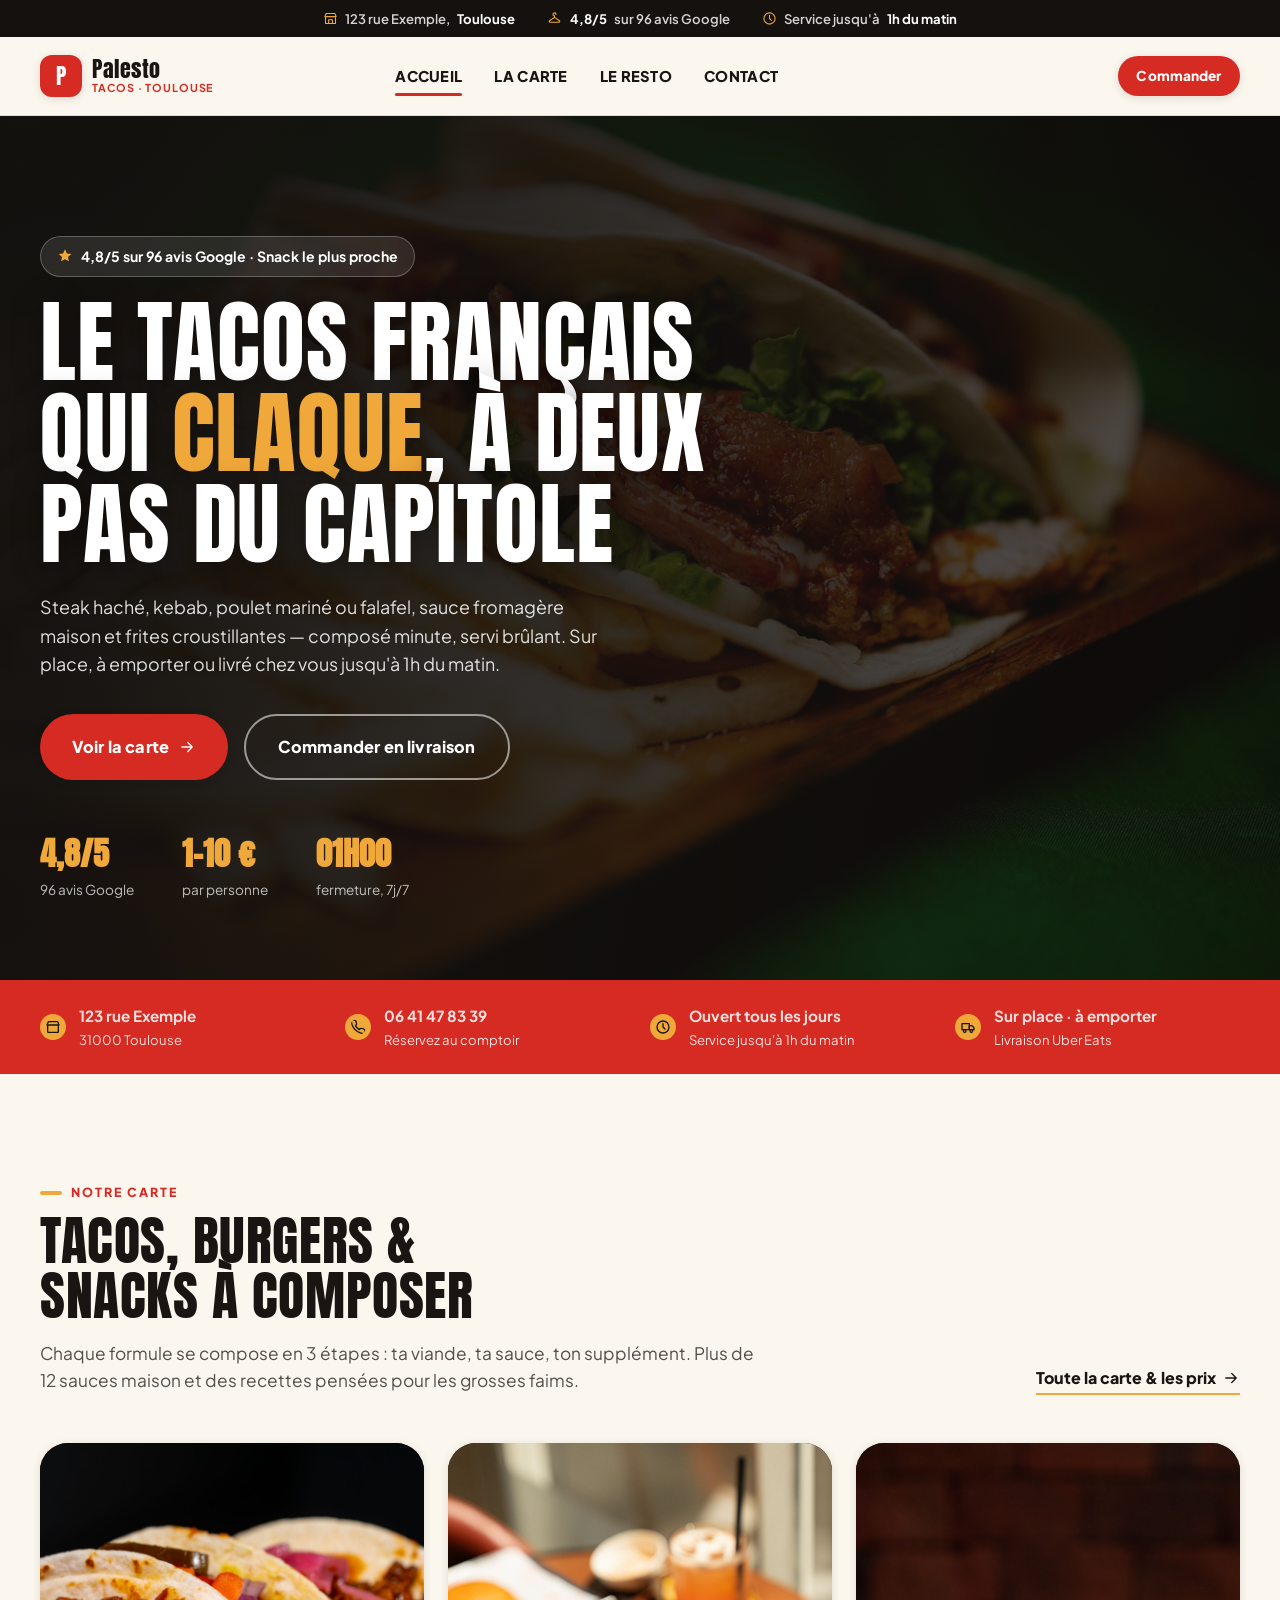
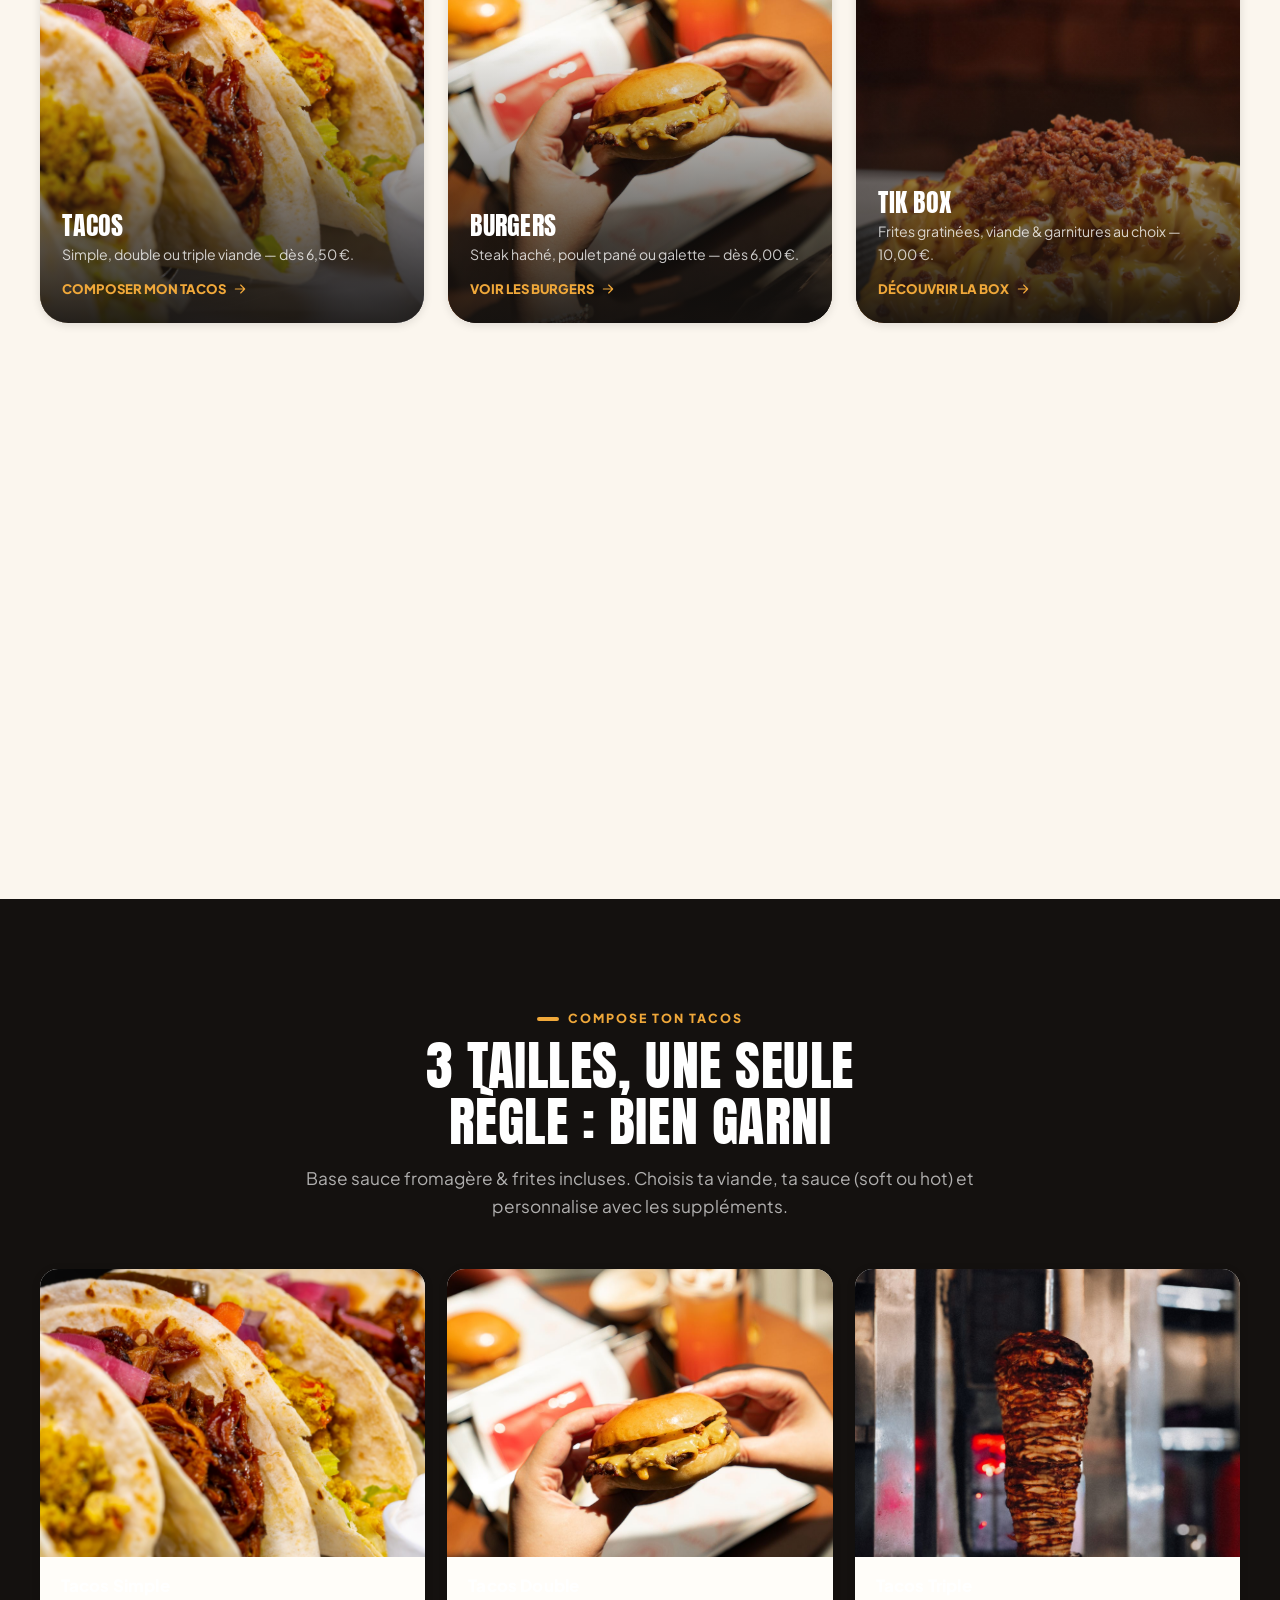
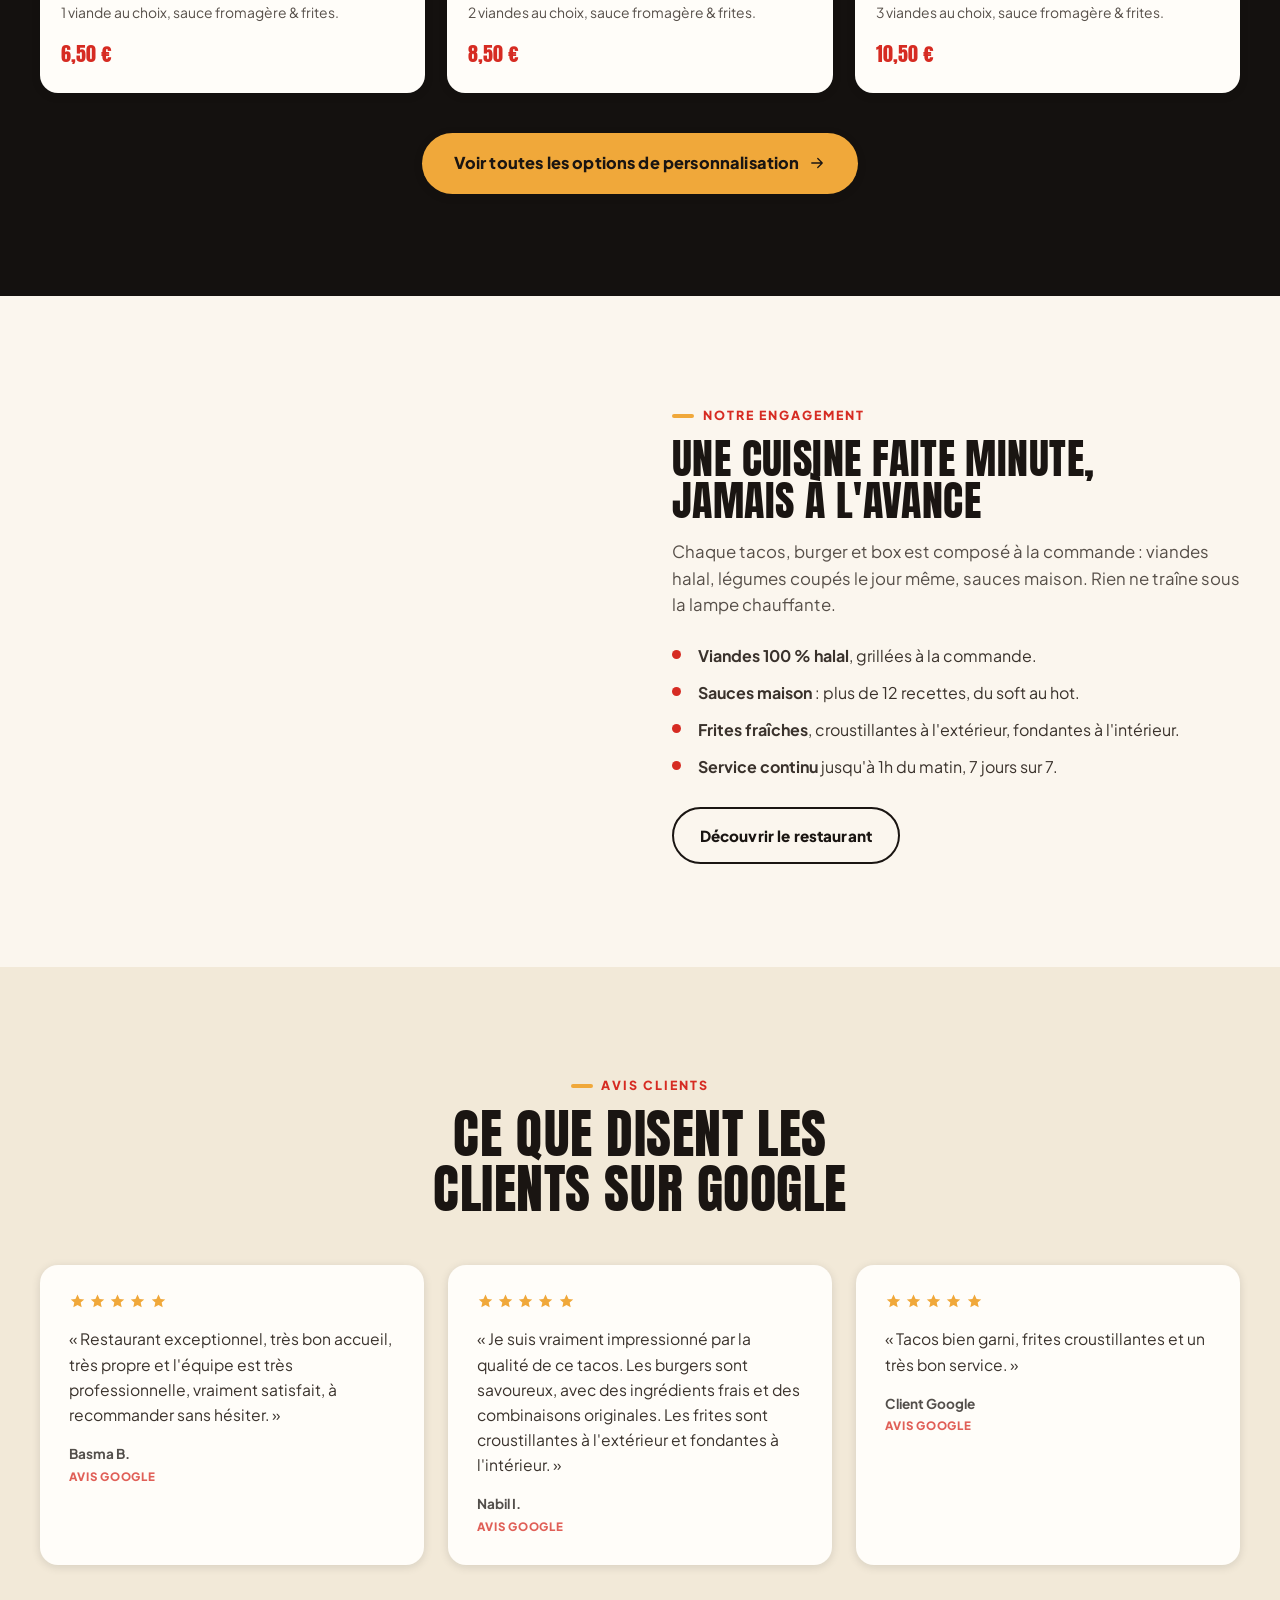
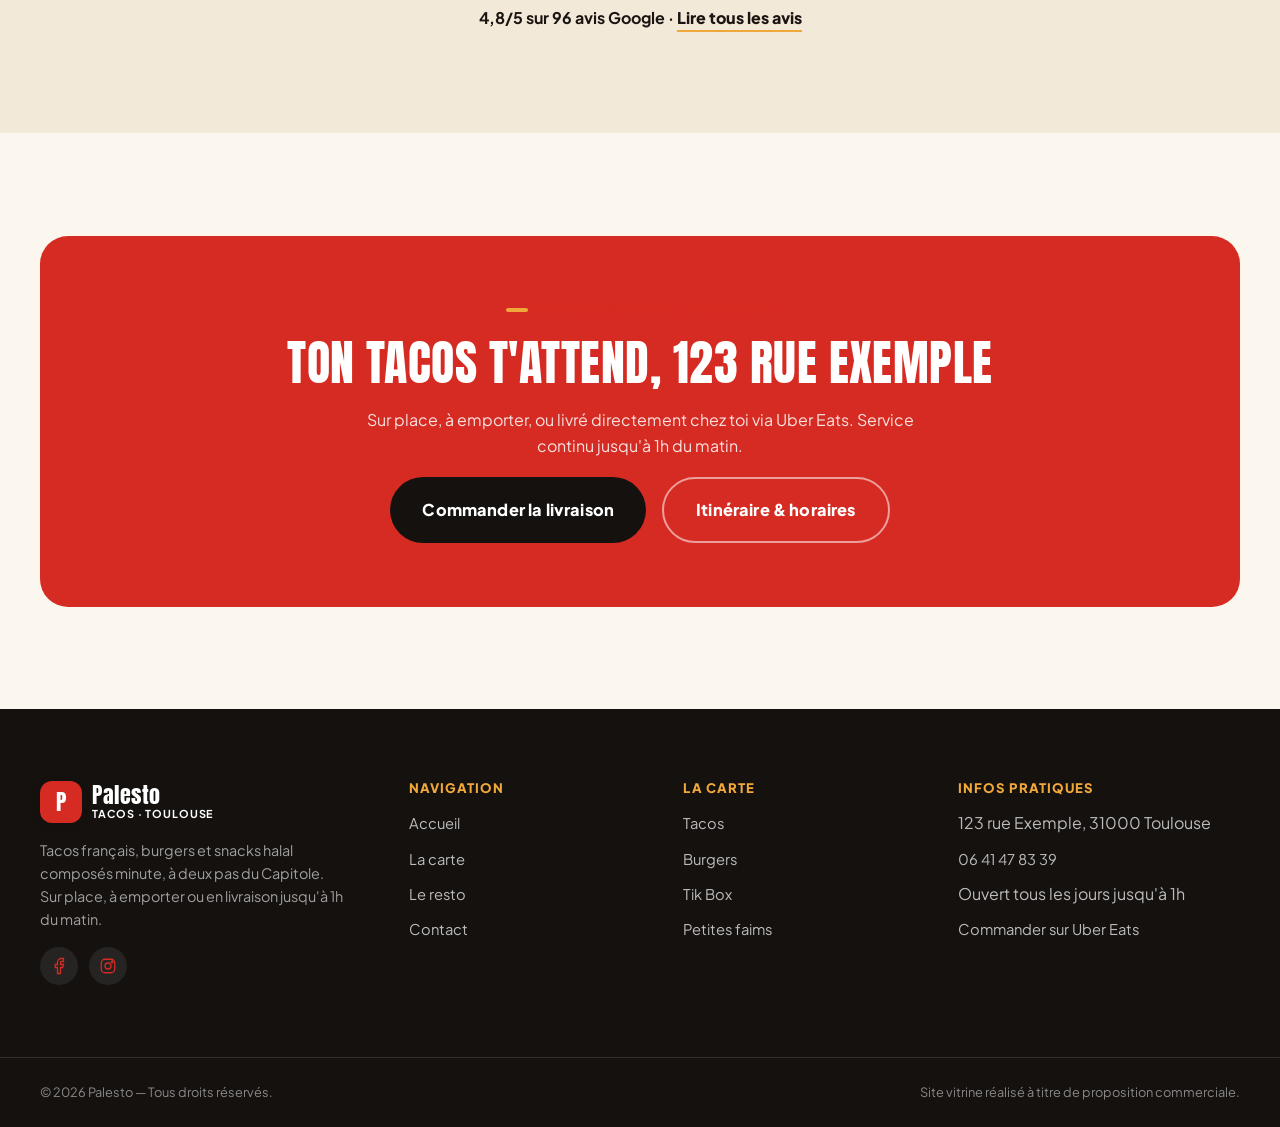
<file: index.html>
<!DOCTYPE html>
<html lang="fr">
<head>
<meta charset="utf-8">
<meta name="viewport" content="width=device-width, initial-scale=1">
<meta http-equiv="Content-Security-Policy" content="upgrade-insecure-requests">
<title>Palesto Toulouse — Tacos français, burgers &amp; snacks halal</title>
<meta name="description" content="Palesto, tacos français, burgers et snacks à Toulouse. 123 rue Exemple — noté 4,8/5 sur Google. Sur place, à emporter ou en livraison, service jusqu'à 1h du matin.">
<meta name="robots" content="index, follow, max-image-preview:large">
<meta name="theme-color" content="#14110F">
<link rel="canonical" href="https://www.opalesto-toulouse.fr/index.html">
<meta property="og:type" content="restaurant">
<meta property="og:site_name" content="Palesto">
<meta property="og:locale" content="fr_FR">
<meta property="og:title" content="Palesto Toulouse — Tacos français, burgers &amp; snacks">
<meta property="og:description" content="Tacos français, burgers et snacks à Toulouse. 123 rue Exemple — noté 4,8/5 sur Google.">
<meta property="og:url" content="https://www.opalesto-toulouse.fr/index.html">
<meta property="og:image" content="https://www.opalesto-toulouse.fr/assets/img/hero.jpg">
<link rel="icon" href="assets/img/favicon.svg" type="image/svg+xml">
<link rel="preconnect" href="https://fonts.googleapis.com">
<link rel="preconnect" href="https://fonts.gstatic.com" crossorigin>
<link rel="stylesheet" href="https://fonts.googleapis.com/css2?family=Anton&amp;family=Plus+Jakarta+Sans:wght@400;500;600;700;800&amp;display=swap">
<link rel="stylesheet" href="assets/css/style.css">
<script type="application/ld+json">
{
  "@context": "https://schema.org",
  "@type": "FastFoodRestaurant",
  "@id": "https://www.opalesto-toulouse.fr/#restaurant",
  "name": "Palesto",
  "servesCuisine": ["Tacos français", "Fast food", "Snack halal"],
  "url": "https://www.opalesto-toulouse.fr/",
  "telephone": "+33641478339",
  "image": "https://www.opalesto-toulouse.fr/assets/img/hero.jpg",
  "priceRange": "1–10 €",
  "acceptsReservations": "false",
  "address": {
    "@type": "PostalAddress",
    "streetAddress": "123 rue Exemple",
    "postalCode": "31000",
    "addressLocality": "Toulouse",
    "addressCountry": "FR"
  },
  "geo": {
    "@type": "GeoCoordinates",
    "latitude": 43.604652,
    "longitude": 1.444209
  },
  "aggregateRating": {
    "@type": "AggregateRating",
    "ratingValue": "4.8",
    "reviewCount": "96"
  },
  "menu": "https://www.opalesto-toulouse.fr/carte.html"
}
</script>
</head>
<body>
<a class="skip-link" href="#main">Aller au contenu principal</a>

<div class="topbar">
  <div class="container topbar__inner">
    <span class="topbar__item"><svg viewBox="0 0 24 24" fill="none" stroke="currentColor" stroke-width="1.7" stroke-linecap="round" stroke-linejoin="round" aria-hidden="true"><path d="M4 9h16v11H4z"/><path d="M3 9 5 4h14l2 5"/><path d="M9 20v-6h6v6"/></svg> 123 rue Exemple, <strong>Toulouse</strong></span>
    <span class="topbar__item topbar__item--hide-sm"><svg viewBox="0 0 24 24" fill="none" stroke="currentColor" stroke-width="1.7" stroke-linecap="round" stroke-linejoin="round" aria-hidden="true"><path d="M12 8a2.5 2.5 0 1 1 2.5-2.5"/><path d="M12 8v2.2L4 15.5A1.5 1.5 0 0 0 4.9 18h14.2a1.5 1.5 0 0 0 .9-2.5L12 10.2"/></svg> <strong>4,8/5</strong> sur 96 avis Google</span>
    <span class="topbar__item"><svg viewBox="0 0 24 24" fill="none" stroke="currentColor" stroke-width="1.7" stroke-linecap="round" stroke-linejoin="round" aria-hidden="true"><circle cx="12" cy="12" r="9"/><path d="M12 7v5l3 3"/></svg> Service jusqu'à <strong>1h du matin</strong></span>
  </div>
</div>

<header class="site-header" id="site-header">
  <div class="container header__inner">
    <a class="logo" href="index.html" aria-label="Palesto, accueil">
      <span class="logo__mark" aria-hidden="true">P</span>
      <span class="logo__text">
        <span class="logo__name">Palesto</span>
        <span class="logo__tag">Tacos &middot; Toulouse</span>
      </span>
    </a>

    <div class="nav-scrim" id="nav-scrim"></div>
    <nav class="nav" id="primary-nav" aria-label="Navigation principale">
      <button class="nav__close" id="nav-close" type="button" aria-label="Fermer le menu"><svg viewBox="0 0 24 24" fill="none" stroke="currentColor" stroke-width="1.7" stroke-linecap="round" stroke-linejoin="round" aria-hidden="true"><path d="M6 6l12 12M18 6 6 18"/></svg></button>
      <ul class="nav__list">
        <li><a class="nav__link" href="index.html" aria-current="page">Accueil</a></li>
        <li><a class="nav__link" href="carte.html">La carte</a></li>
        <li><a class="nav__link" href="restaurant.html">Le resto</a></li>
        <li><a class="nav__link" href="contact.html">Contact</a></li>
      </ul>
    </nav>

    <div class="header__actions">
      <a class="btn btn--red btn--sm header__cta" href="https://www.ubereats.com/fr/store/tik-tacos-palesto/zVcmVb8LVuixIjdcit_Mtg" target="_blank" rel="noopener">Commander</a>
      <button class="icon-btn burger" id="burger" type="button" aria-expanded="false" aria-controls="primary-nav" aria-label="Ouvrir le menu"><svg viewBox="0 0 24 24" fill="none" stroke="currentColor" stroke-width="1.7" stroke-linecap="round" stroke-linejoin="round" aria-hidden="true"><path d="M3 6h18M3 12h18M3 18h18"/></svg></button>
    </div>
  </div>
</header>

<main id="main">

<section class="hero">
  <img class="hero__bg" src="assets/img/hero.jpg" alt="Tacos français Palesto garni, servi avec des frites" width="1600" height="1067" fetchpriority="high">
  <div class="hero__bg-overlay" aria-hidden="true"></div>
  <div class="container hero__inner">
    <span class="hero__rating"><svg viewBox="0 0 24 24" fill="currentColor" aria-hidden="true"><path d="m12 2 2.9 6.3 6.6.7-5 4.5 1.4 6.5L12 16.8 6.1 20l1.4-6.5-5-4.5 6.6-.7z"/></svg> 4,8/5 sur 96 avis Google &middot; Snack le plus proche</span>
    <h1 class="hero__title">Le tacos français qui <em>claque</em>, à deux pas du Capitole</h1>
    <p class="hero__text">Steak haché, kebab, poulet mariné ou falafel, sauce fromagère maison et frites croustillantes — composé minute, servi brûlant. Sur place, à emporter ou livré chez vous jusqu'à 1h du matin.</p>
    <div class="hero__cta">
      <a class="btn btn--red btn--lg" href="carte.html">Voir la carte <svg viewBox="0 0 24 24" fill="none" stroke="currentColor" stroke-width="1.7" stroke-linecap="round" stroke-linejoin="round" aria-hidden="true"><path d="M5 12h14M13 6l6 6-6 6"/></svg></a>
      <a class="btn btn--ghost-light btn--lg" href="https://www.ubereats.com/fr/store/tik-tacos-palesto/zVcmVb8LVuixIjdcit_Mtg" target="_blank" rel="noopener">Commander en livraison</a>
    </div>
    <div class="hero__proof">
      <div><strong>4,8/5</strong><span>96 avis Google</span></div>
      <div><strong>1–10&nbsp;€</strong><span>par personne</span></div>
      <div><strong>01h00</strong><span>fermeture, 7j/7</span></div>
    </div>
  </div>
</section>

<section class="infobar">
  <div class="container infobar__grid">
    <div class="infobar__item">
      <svg viewBox="0 0 24 24" fill="none" stroke="currentColor" stroke-width="2" stroke-linecap="round" stroke-linejoin="round" aria-hidden="true"><path d="M4 9h16v11H4z"/><path d="M3 9 5 4h14l2 5"/></svg>
      <span><strong>123 rue Exemple</strong><span>31000 Toulouse</span></span>
    </div>
    <div class="infobar__item">
      <svg viewBox="0 0 24 24" fill="none" stroke="currentColor" stroke-width="2" stroke-linecap="round" stroke-linejoin="round" aria-hidden="true"><path d="M22 16.9v3a2 2 0 0 1-2.2 2 19.8 19.8 0 0 1-8.6-3.1 19.5 19.5 0 0 1-6-6 19.8 19.8 0 0 1-3.1-8.7A2 2 0 0 1 4.1 2h3a2 2 0 0 1 2 1.7c.1 1 .4 2 .7 3a2 2 0 0 1-.5 2.1L8 10a16 16 0 0 0 6 6l1.2-1.3a2 2 0 0 1 2.1-.5c1 .3 2 .6 3 .7a2 2 0 0 1 1.7 2.1z"/></svg>
      <span><strong>06 41 47 83 39</strong><span>Réservez au comptoir</span></span>
    </div>
    <div class="infobar__item">
      <svg viewBox="0 0 24 24" fill="none" stroke="currentColor" stroke-width="2" stroke-linecap="round" stroke-linejoin="round" aria-hidden="true"><circle cx="12" cy="12" r="9"/><path d="M12 7v5l3 3"/></svg>
      <span><strong>Ouvert tous les jours</strong><span>Service jusqu'à 1h du matin</span></span>
    </div>
    <div class="infobar__item">
      <svg viewBox="0 0 24 24" fill="none" stroke="currentColor" stroke-width="2" stroke-linecap="round" stroke-linejoin="round" aria-hidden="true"><path d="M3 7h11v9H3z"/><path d="M14 10h4l3 3v3h-7z"/><circle cx="7" cy="18" r="2"/><circle cx="17" cy="18" r="2"/></svg>
      <span><strong>Sur place &middot; à emporter</strong><span>Livraison Uber Eats</span></span>
    </div>
  </div>
</section>

<section class="section">
  <div class="container">
    <div class="section-head-row">
      <div class="section-head">
        <span class="eyebrow">Notre carte</span>
        <h2>Tacos, burgers &amp; snacks à composer</h2>
        <p>Chaque formule se compose en 3 étapes : ta viande, ta sauce, ton supplément. Plus de 12 sauces maison et des recettes pensées pour les grosses faims.</p>
      </div>
      <a class="link-arrow" href="carte.html">Toute la carte &amp; les prix <svg viewBox="0 0 24 24" fill="none" stroke="currentColor" stroke-width="1.7" stroke-linecap="round" stroke-linejoin="round" aria-hidden="true"><path d="M5 12h14M13 6l6 6-6 6"/></svg></a>
    </div>

    <div class="cat-grid">
      <a class="cat-card" href="carte.html#tacos" data-reveal>
        <img src="assets/img/cat-tacos.jpg" alt="Tacos français garni, viande, sauce fromagère et crudités" width="800" height="1000" loading="lazy">
        <div class="cat-card__body">
          <h3>Tacos</h3>
          <p>Simple, double ou triple viande — dès 6,50 €.</p>
          <span class="cat-card__cta">Composer mon tacos <svg viewBox="0 0 24 24" fill="none" stroke="currentColor" stroke-width="1.7" stroke-linecap="round" stroke-linejoin="round" aria-hidden="true"><path d="M5 12h14M13 6l6 6-6 6"/></svg></span>
        </div>
      </a>
      <a class="cat-card" href="carte.html#burger" data-reveal>
        <img src="assets/img/cat-burger.jpg" alt="Burger maison double steak et cheddar fondant" width="800" height="1000" loading="lazy">
        <div class="cat-card__body">
          <h3>Burgers</h3>
          <p>Steak haché, poulet pané ou galette — dès 6,00 €.</p>
          <span class="cat-card__cta">Voir les burgers <svg viewBox="0 0 24 24" fill="none" stroke="currentColor" stroke-width="1.7" stroke-linecap="round" stroke-linejoin="round" aria-hidden="true"><path d="M5 12h14M13 6l6 6-6 6"/></svg></span>
        </div>
      </a>
      <a class="cat-card" href="carte.html#tikbox" data-reveal>
        <img src="assets/img/cat-tikbox.jpg" alt="Tik Box, frites gratinées cheddar, viande et bacon de dinde" width="800" height="1000" loading="lazy">
        <div class="cat-card__body">
          <h3>Tik Box</h3>
          <p>Frites gratinées, viande &amp; garnitures au choix — 10,00 €.</p>
          <span class="cat-card__cta">Découvrir la box <svg viewBox="0 0 24 24" fill="none" stroke="currentColor" stroke-width="1.7" stroke-linecap="round" stroke-linejoin="round" aria-hidden="true"><path d="M5 12h14M13 6l6 6-6 6"/></svg></span>
        </div>
      </a>
      <a class="cat-card cat-card--wide" href="carte.html#petites-faim" data-reveal>
        <img src="assets/img/cat-petitesfaim.jpg" alt="Petites faims : tenders, nuggets, panini et frites" width="1600" height="600" loading="lazy">
        <div class="cat-card__body">
          <h3>Petites faims &amp; panini</h3>
          <p>Tenders, nuggets, onion rings, panini fromages ou chèvre miel — dès 2,00 €.</p>
          <span class="cat-card__cta">Grignoter malin <svg viewBox="0 0 24 24" fill="none" stroke="currentColor" stroke-width="1.7" stroke-linecap="round" stroke-linejoin="round" aria-hidden="true"><path d="M5 12h14M13 6l6 6-6 6"/></svg></span>
        </div>
      </a>
    </div>
  </div>
</section>

<section class="section section--dark">
  <div class="container">
    <div class="section-head section-head--center">
      <span class="eyebrow">Compose ton tacos</span>
      <h2>3 tailles, une seule règle : bien garni</h2>
      <p>Base sauce fromagère &amp; frites incluses. Choisis ta viande, ta sauce (soft ou hot) et personnalise avec les suppléments.</p>
    </div>
    <div class="dish-grid">
      <div class="dish" data-reveal>
        <div class="dish__media"><img src="assets/img/cat-tacos.jpg" alt="Tacos simple viande" loading="lazy"></div>
        <div class="dish__body">
          <h3 class="dish__title">Tacos Simple</h3>
          <p class="dish__desc">1 viande au choix, sauce fromagère &amp; frites.</p>
          <div class="dish__footer"><span class="dish__price">6,50 €</span></div>
        </div>
      </div>
      <div class="dish" data-reveal>
        <div class="dish__media"><img src="assets/img/cat-burger.jpg" alt="Tacos double viande" loading="lazy"></div>
        <div class="dish__body">
          <h3 class="dish__title">Tacos Double</h3>
          <p class="dish__desc">2 viandes au choix, sauce fromagère &amp; frites.</p>
          <div class="dish__footer"><span class="dish__price">8,50 €</span></div>
        </div>
      </div>
      <div class="dish" data-reveal>
        <div class="dish__media"><img src="assets/img/cat-viande.jpg" alt="Tacos triple viande" loading="lazy"></div>
        <div class="dish__body">
          <h3 class="dish__title">Tacos Triple</h3>
          <p class="dish__desc">3 viandes au choix, sauce fromagère &amp; frites.</p>
          <div class="dish__footer"><span class="dish__price">10,50 €</span></div>
        </div>
      </div>
    </div>
    <p style="text-align:center;margin-top:2.5rem">
      <a class="btn btn--gold btn--lg" href="carte.html#tacos">Voir toutes les options de personnalisation <svg class="icon" viewBox="0 0 24 24" fill="none" stroke="currentColor" stroke-width="1.7" stroke-linecap="round" stroke-linejoin="round" aria-hidden="true"><path d="M5 12h14M13 6l6 6-6 6"/></svg></a>
    </p>
  </div>
</section>

<section class="section">
  <div class="container">
    <div class="split">
      <div class="split__media" data-reveal>
        <img src="assets/img/kitchen.jpg" alt="Préparation d'un burger maison en cuisine" width="1000" height="750" loading="lazy">
      </div>
      <div>
        <span class="eyebrow">Notre engagement</span>
        <h2 style="font-size:clamp(1.9rem,3.8vw,2.6rem);margin-top:.75rem">Une cuisine faite minute, jamais à l'avance</h2>
        <p style="margin-top:1rem;font-size:1.05rem;opacity:.85">Chaque tacos, burger et box est composé à la commande : viandes halal, légumes coupés le jour même, sauces maison. Rien ne traîne sous la lampe chauffante.</p>
        <ul class="prose" style="margin-top:1.5rem">
          <li><strong>Viandes 100 % halal</strong>, grillées à la commande.</li>
          <li><strong>Sauces maison</strong> : plus de 12 recettes, du soft au hot.</li>
          <li><strong>Frites fraîches</strong>, croustillantes à l'extérieur, fondantes à l'intérieur.</li>
          <li><strong>Service continu</strong> jusqu'à 1h du matin, 7 jours sur 7.</li>
        </ul>
        <p style="margin-top:1.75rem"><a class="btn btn--ghost" href="restaurant.html">Découvrir le restaurant</a></p>
      </div>
    </div>
  </div>
</section>

<section class="section section--paper2">
  <div class="container">
    <div class="section-head section-head--center">
      <span class="eyebrow">Avis clients</span>
      <h2>Ce que disent les clients sur Google</h2>
    </div>
    <div class="reviews">
      <figure class="review" data-reveal>
        <div class="review__stars" aria-label="5 étoiles sur 5">
          <svg viewBox="0 0 24 24" aria-hidden="true"><path d="m12 2 2.9 6.3 6.6.7-5 4.5 1.4 6.5L12 16.8 6.1 20l1.4-6.5-5-4.5 6.6-.7z"/></svg><svg viewBox="0 0 24 24" aria-hidden="true"><path d="m12 2 2.9 6.3 6.6.7-5 4.5 1.4 6.5L12 16.8 6.1 20l1.4-6.5-5-4.5 6.6-.7z"/></svg><svg viewBox="0 0 24 24" aria-hidden="true"><path d="m12 2 2.9 6.3 6.6.7-5 4.5 1.4 6.5L12 16.8 6.1 20l1.4-6.5-5-4.5 6.6-.7z"/></svg><svg viewBox="0 0 24 24" aria-hidden="true"><path d="m12 2 2.9 6.3 6.6.7-5 4.5 1.4 6.5L12 16.8 6.1 20l1.4-6.5-5-4.5 6.6-.7z"/></svg><svg viewBox="0 0 24 24" aria-hidden="true"><path d="m12 2 2.9 6.3 6.6.7-5 4.5 1.4 6.5L12 16.8 6.1 20l1.4-6.5-5-4.5 6.6-.7z"/></svg>
        </div>
        <blockquote>« Restaurant exceptionnel, très bon accueil, très propre et l'équipe est très professionnelle, vraiment satisfait, à recommander sans hésiter. »</blockquote>
        <figcaption><strong>Basma B.</strong><span class="review__source">Avis Google</span></figcaption>
      </figure>
      <figure class="review" data-reveal>
        <div class="review__stars" aria-label="5 étoiles sur 5">
          <svg viewBox="0 0 24 24" aria-hidden="true"><path d="m12 2 2.9 6.3 6.6.7-5 4.5 1.4 6.5L12 16.8 6.1 20l1.4-6.5-5-4.5 6.6-.7z"/></svg><svg viewBox="0 0 24 24" aria-hidden="true"><path d="m12 2 2.9 6.3 6.6.7-5 4.5 1.4 6.5L12 16.8 6.1 20l1.4-6.5-5-4.5 6.6-.7z"/></svg><svg viewBox="0 0 24 24" aria-hidden="true"><path d="m12 2 2.9 6.3 6.6.7-5 4.5 1.4 6.5L12 16.8 6.1 20l1.4-6.5-5-4.5 6.6-.7z"/></svg><svg viewBox="0 0 24 24" aria-hidden="true"><path d="m12 2 2.9 6.3 6.6.7-5 4.5 1.4 6.5L12 16.8 6.1 20l1.4-6.5-5-4.5 6.6-.7z"/></svg><svg viewBox="0 0 24 24" aria-hidden="true"><path d="m12 2 2.9 6.3 6.6.7-5 4.5 1.4 6.5L12 16.8 6.1 20l1.4-6.5-5-4.5 6.6-.7z"/></svg>
        </div>
        <blockquote>« Je suis vraiment impressionné par la qualité de ce tacos. Les burgers sont savoureux, avec des ingrédients frais et des combinaisons originales. Les frites sont croustillantes à l'extérieur et fondantes à l'intérieur. »</blockquote>
        <figcaption><strong>Nabil I.</strong><span class="review__source">Avis Google</span></figcaption>
      </figure>
      <figure class="review" data-reveal>
        <div class="review__stars" aria-label="5 étoiles sur 5">
          <svg viewBox="0 0 24 24" aria-hidden="true"><path d="m12 2 2.9 6.3 6.6.7-5 4.5 1.4 6.5L12 16.8 6.1 20l1.4-6.5-5-4.5 6.6-.7z"/></svg><svg viewBox="0 0 24 24" aria-hidden="true"><path d="m12 2 2.9 6.3 6.6.7-5 4.5 1.4 6.5L12 16.8 6.1 20l1.4-6.5-5-4.5 6.6-.7z"/></svg><svg viewBox="0 0 24 24" aria-hidden="true"><path d="m12 2 2.9 6.3 6.6.7-5 4.5 1.4 6.5L12 16.8 6.1 20l1.4-6.5-5-4.5 6.6-.7z"/></svg><svg viewBox="0 0 24 24" aria-hidden="true"><path d="m12 2 2.9 6.3 6.6.7-5 4.5 1.4 6.5L12 16.8 6.1 20l1.4-6.5-5-4.5 6.6-.7z"/></svg><svg viewBox="0 0 24 24" aria-hidden="true"><path d="m12 2 2.9 6.3 6.6.7-5 4.5 1.4 6.5L12 16.8 6.1 20l1.4-6.5-5-4.5 6.6-.7z"/></svg>
        </div>
        <blockquote>« Tacos bien garni, frites croustillantes et un très bon service. »</blockquote>
        <figcaption><strong>Client Google</strong><span class="review__source">Avis Google</span></figcaption>
      </figure>
    </div>
    <p style="text-align:center;margin-top:2.5rem;font-weight:700;color:var(--ink)">4,8/5 sur 96 avis Google &middot; <a class="link-arrow" style="display:inline" href="https://www.google.com/maps?q=Toulouse" target="_blank" rel="noopener">Lire tous les avis</a></p>
  </div>
</section>

<section class="section">
  <div class="container">
    <div class="cta-band" data-reveal>
      <span class="eyebrow">Une envie, là, maintenant ?</span>
      <h2>Ton tacos t'attend, 123 rue Exemple</h2>
      <p>Sur place, à emporter, ou livré directement chez toi via Uber Eats. Service continu jusqu'à 1h du matin.</p>
      <div class="cta-band__actions">
        <a class="btn btn--dark btn--lg" href="https://www.ubereats.com/fr/store/tik-tacos-palesto/zVcmVb8LVuixIjdcit_Mtg" target="_blank" rel="noopener">Commander la livraison</a>
        <a class="btn btn--ghost-light btn--lg" href="contact.html">Itinéraire &amp; horaires</a>
      </div>
    </div>
  </div>
</section>

</main>

<footer class="site-footer">
  <div class="container footer__top">
    <div class="footer__brand">
      <a class="logo" href="index.html" aria-label="Palesto, accueil">
        <span class="logo__mark" aria-hidden="true">P</span>
        <span class="logo__text"><span class="logo__name">Palesto</span><span class="logo__tag">Tacos &middot; Toulouse</span></span>
      </a>
      <p>Tacos français, burgers et snacks halal composés minute, à deux pas du Capitole. Sur place, à emporter ou en livraison jusqu'à 1h du matin.</p>
      <div class="footer__social">
        <a href="https://www.facebook.com/OPalestoFood/" target="_blank" rel="noopener" aria-label="Facebook Palesto"><svg viewBox="0 0 24 24" fill="none" stroke="currentColor" stroke-width="1.7" aria-hidden="true"><path d="M18 2h-3a5 5 0 0 0-5 5v3H7v4h3v8h4v-8h3l1-4h-4V7a1 1 0 0 1 1-1h3z"/></svg></a>
        <a href="https://www.instagram.com/" target="_blank" rel="noopener" aria-label="Instagram Palesto"><svg viewBox="0 0 24 24" fill="none" stroke="currentColor" stroke-width="1.7" aria-hidden="true"><rect x="3" y="3" width="18" height="18" rx="5"/><circle cx="12" cy="12" r="4"/><circle cx="17.5" cy="6.5" r="1"/></svg></a>
      </div>
    </div>
    <div class="footer">
      <h4>Navigation</h4>
      <ul>
        <li><a href="index.html">Accueil</a></li>
        <li><a href="carte.html">La carte</a></li>
        <li><a href="restaurant.html">Le resto</a></li>
        <li><a href="contact.html">Contact</a></li>
      </ul>
    </div>
    <div class="footer">
      <h4>La carte</h4>
      <ul>
        <li><a href="carte.html#tacos">Tacos</a></li>
        <li><a href="carte.html#burger">Burgers</a></li>
        <li><a href="carte.html#tikbox">Tik Box</a></li>
        <li><a href="carte.html#petites-faim">Petites faims</a></li>
      </ul>
    </div>
    <div class="footer">
      <h4>Infos pratiques</h4>
      <ul>
        <li>123 rue Exemple, 31000 Toulouse</li>
        <li><a href="tel:+33641478339">06 41 47 83 39</a></li>
        <li>Ouvert tous les jours jusqu'à 1h</li>
        <li><a href="https://www.ubereats.com/fr/store/tik-tacos-palesto/zVcmVb8LVuixIjdcit_Mtg" target="_blank" rel="noopener">Commander sur Uber Eats</a></li>
      </ul>
    </div>
  </div>
  <div class="container footer__bottom">
    <span>&copy; <span id="year">2026</span> Palesto — Tous droits réservés.</span>
    <span>Site vitrine réalisé à titre de proposition commerciale.</span>
  </div>
</footer>

<div class="order-sticky" id="order-sticky">
  <span>Une envie de tacos ?</span>
  <a class="btn btn--red btn--sm" href="https://www.ubereats.com/fr/store/tik-tacos-palesto/zVcmVb8LVuixIjdcit_Mtg" target="_blank" rel="noopener">Commander</a>
</div>

<script src="assets/js/main.js"></script>
</body>
</html>
</file>
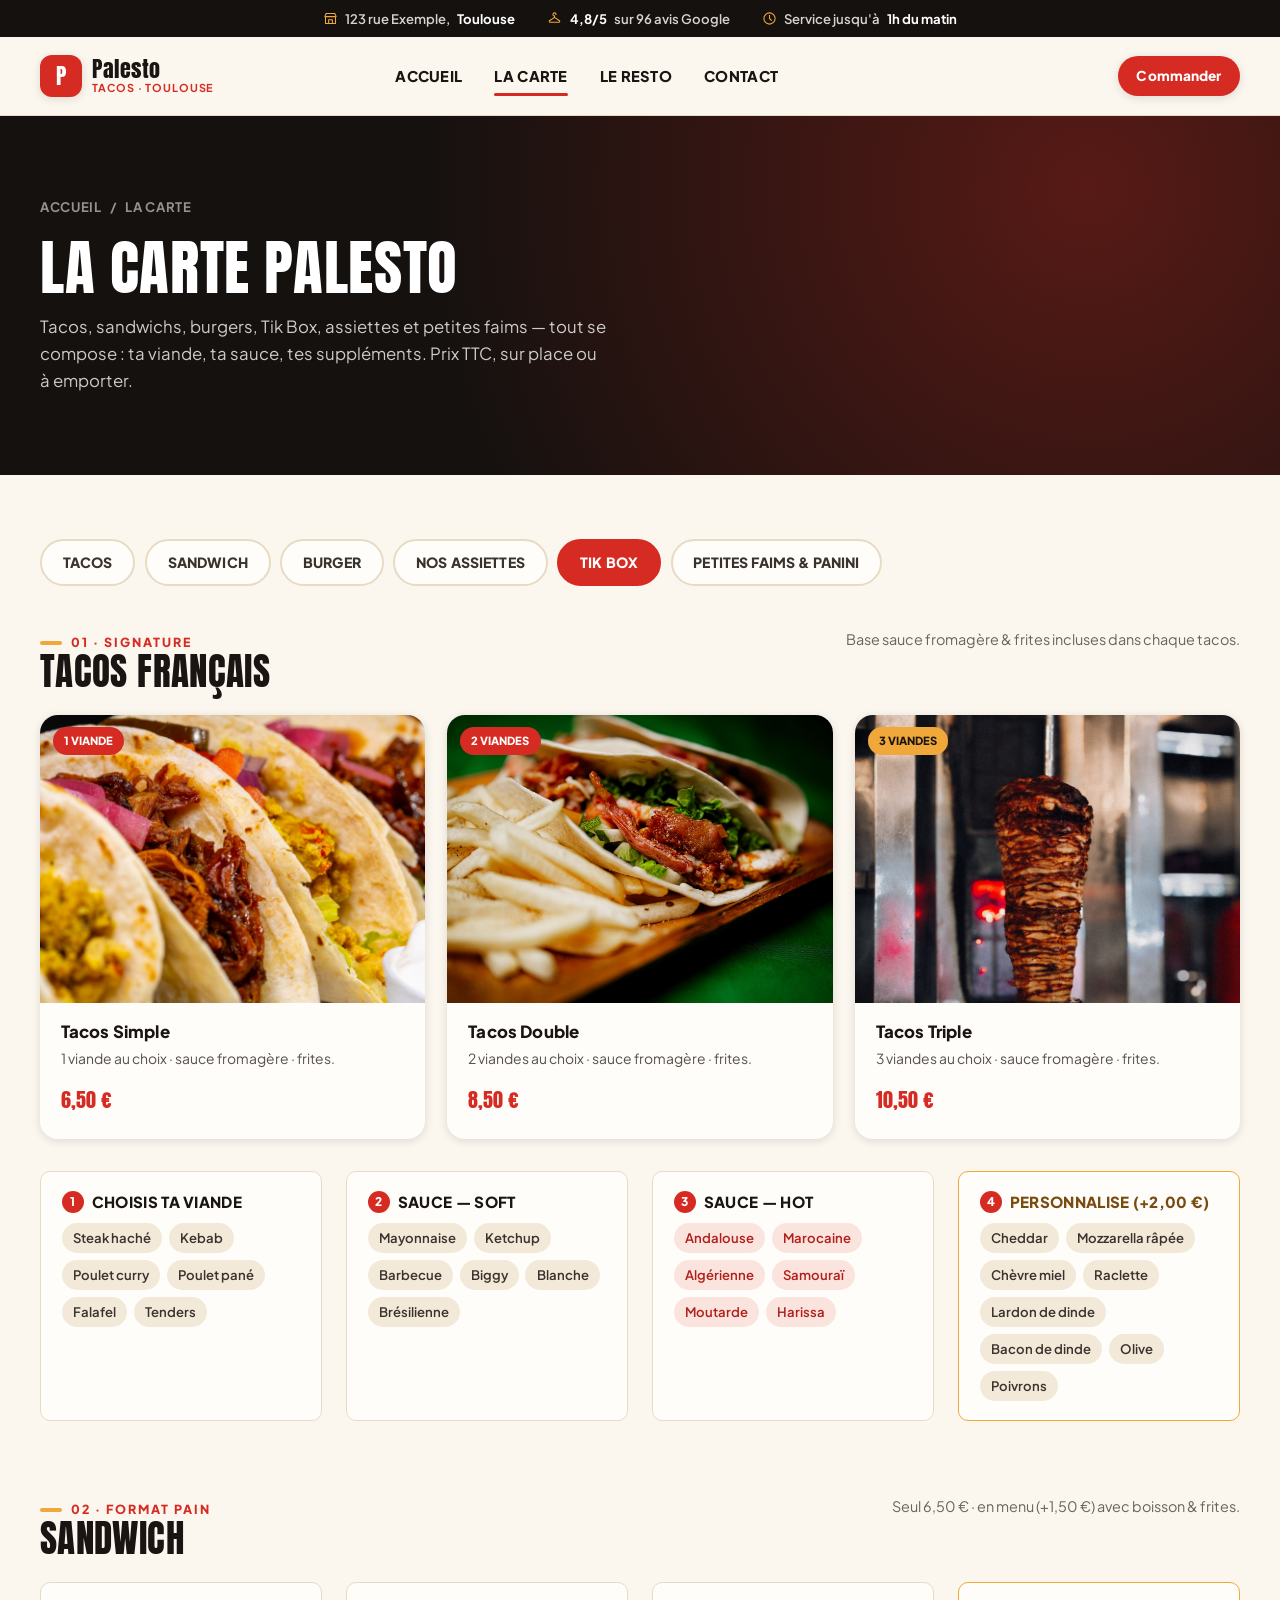
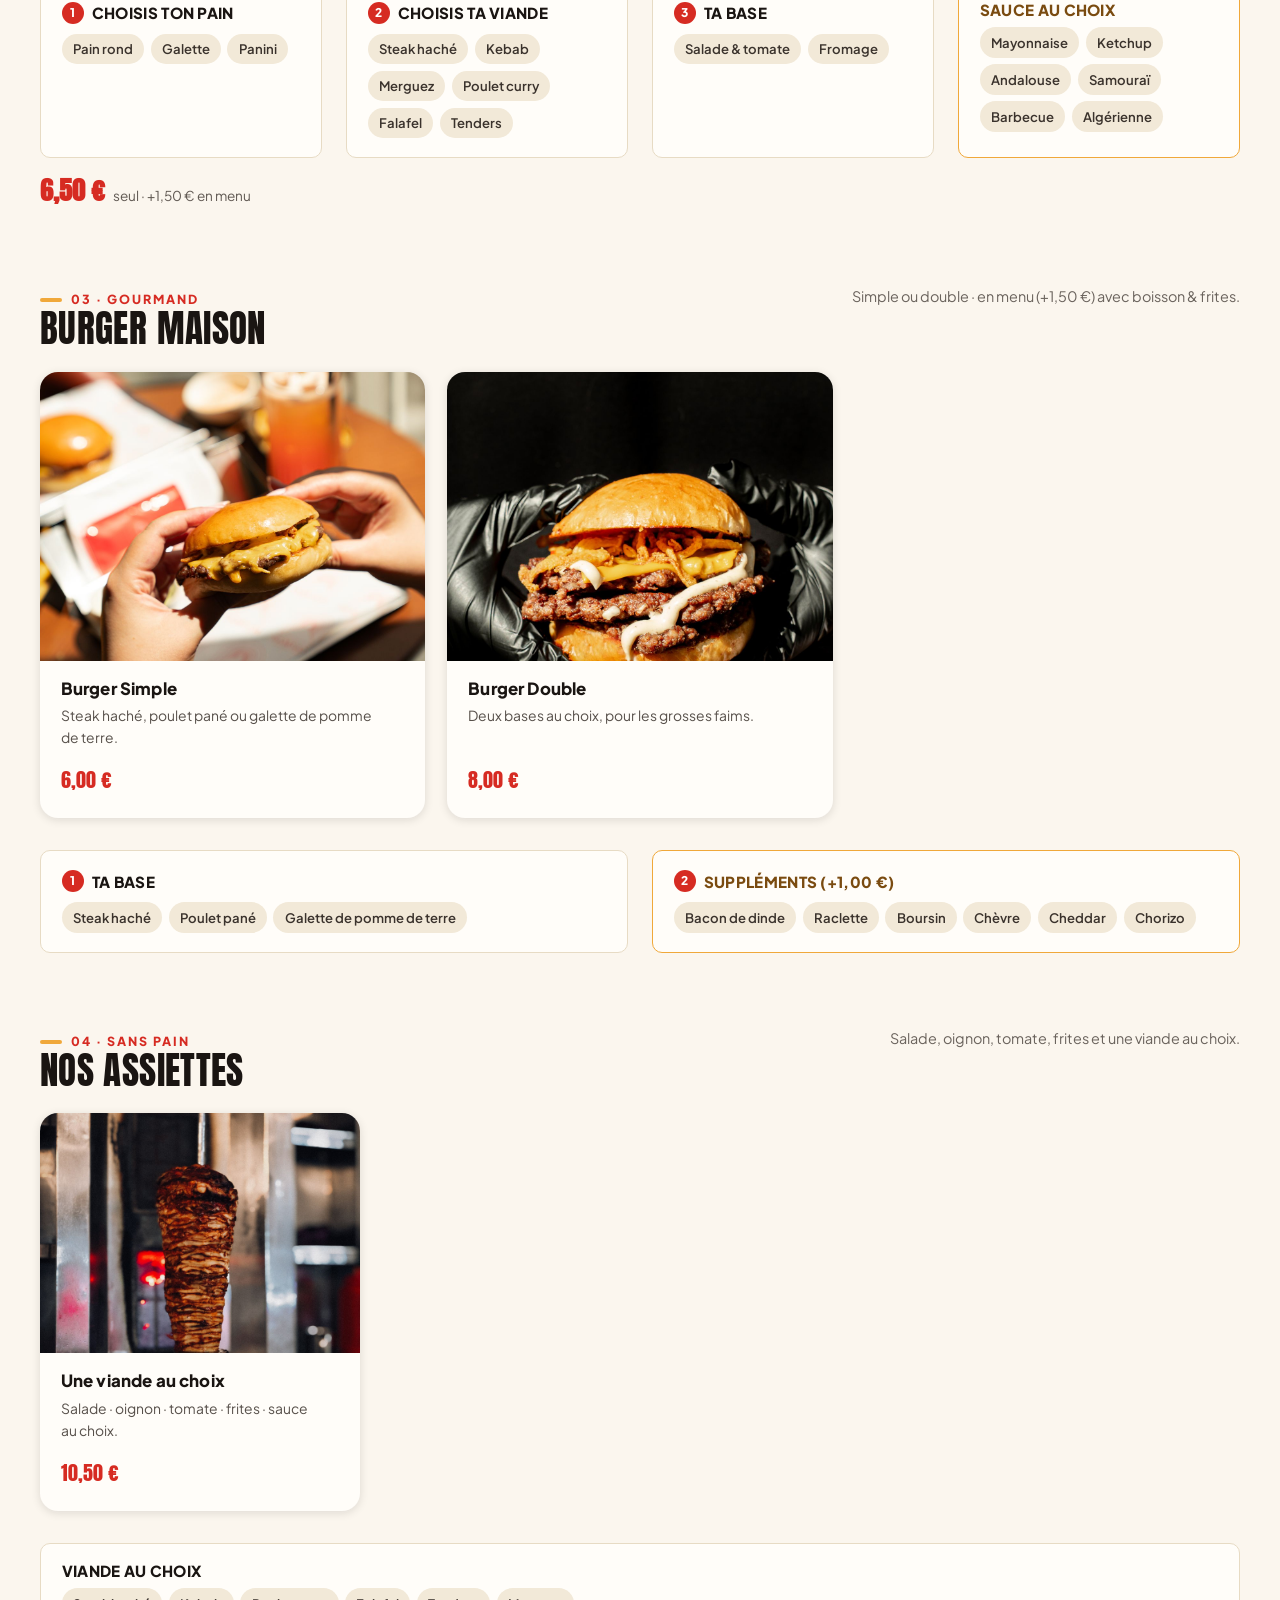
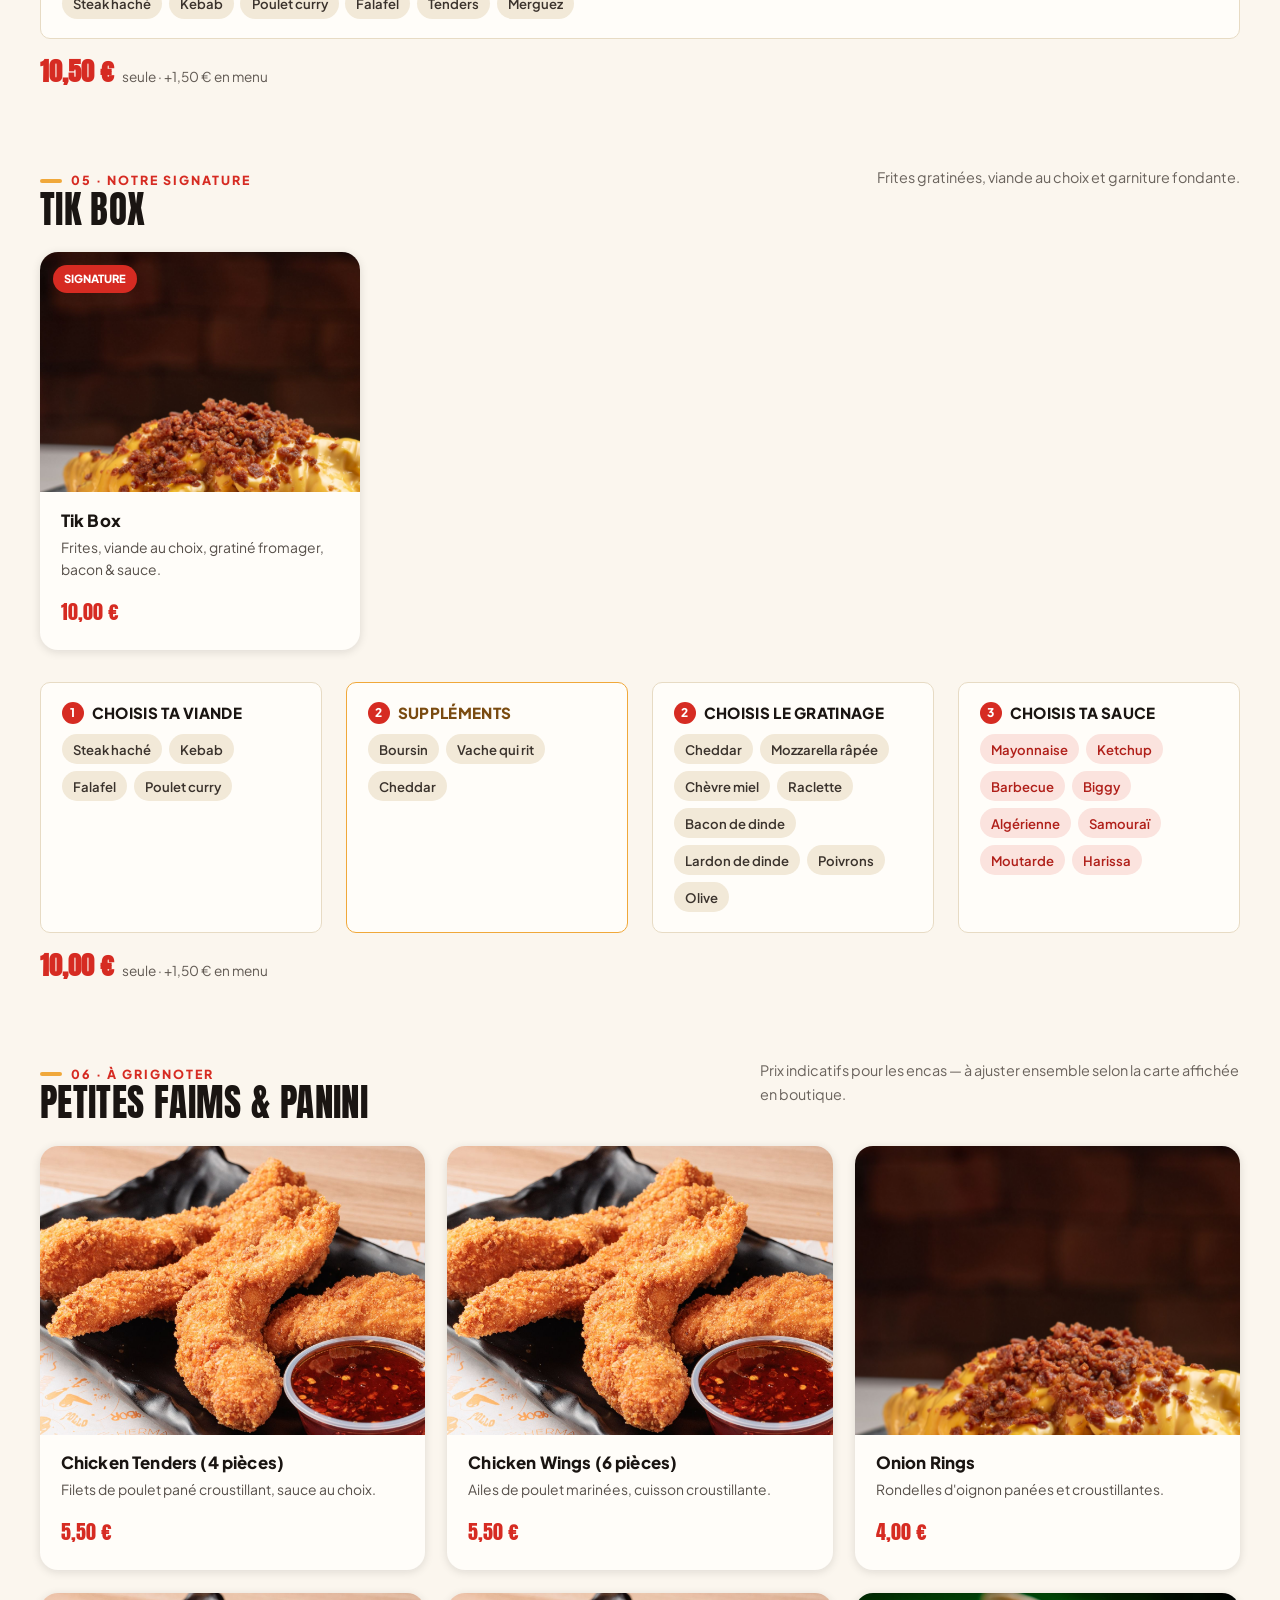
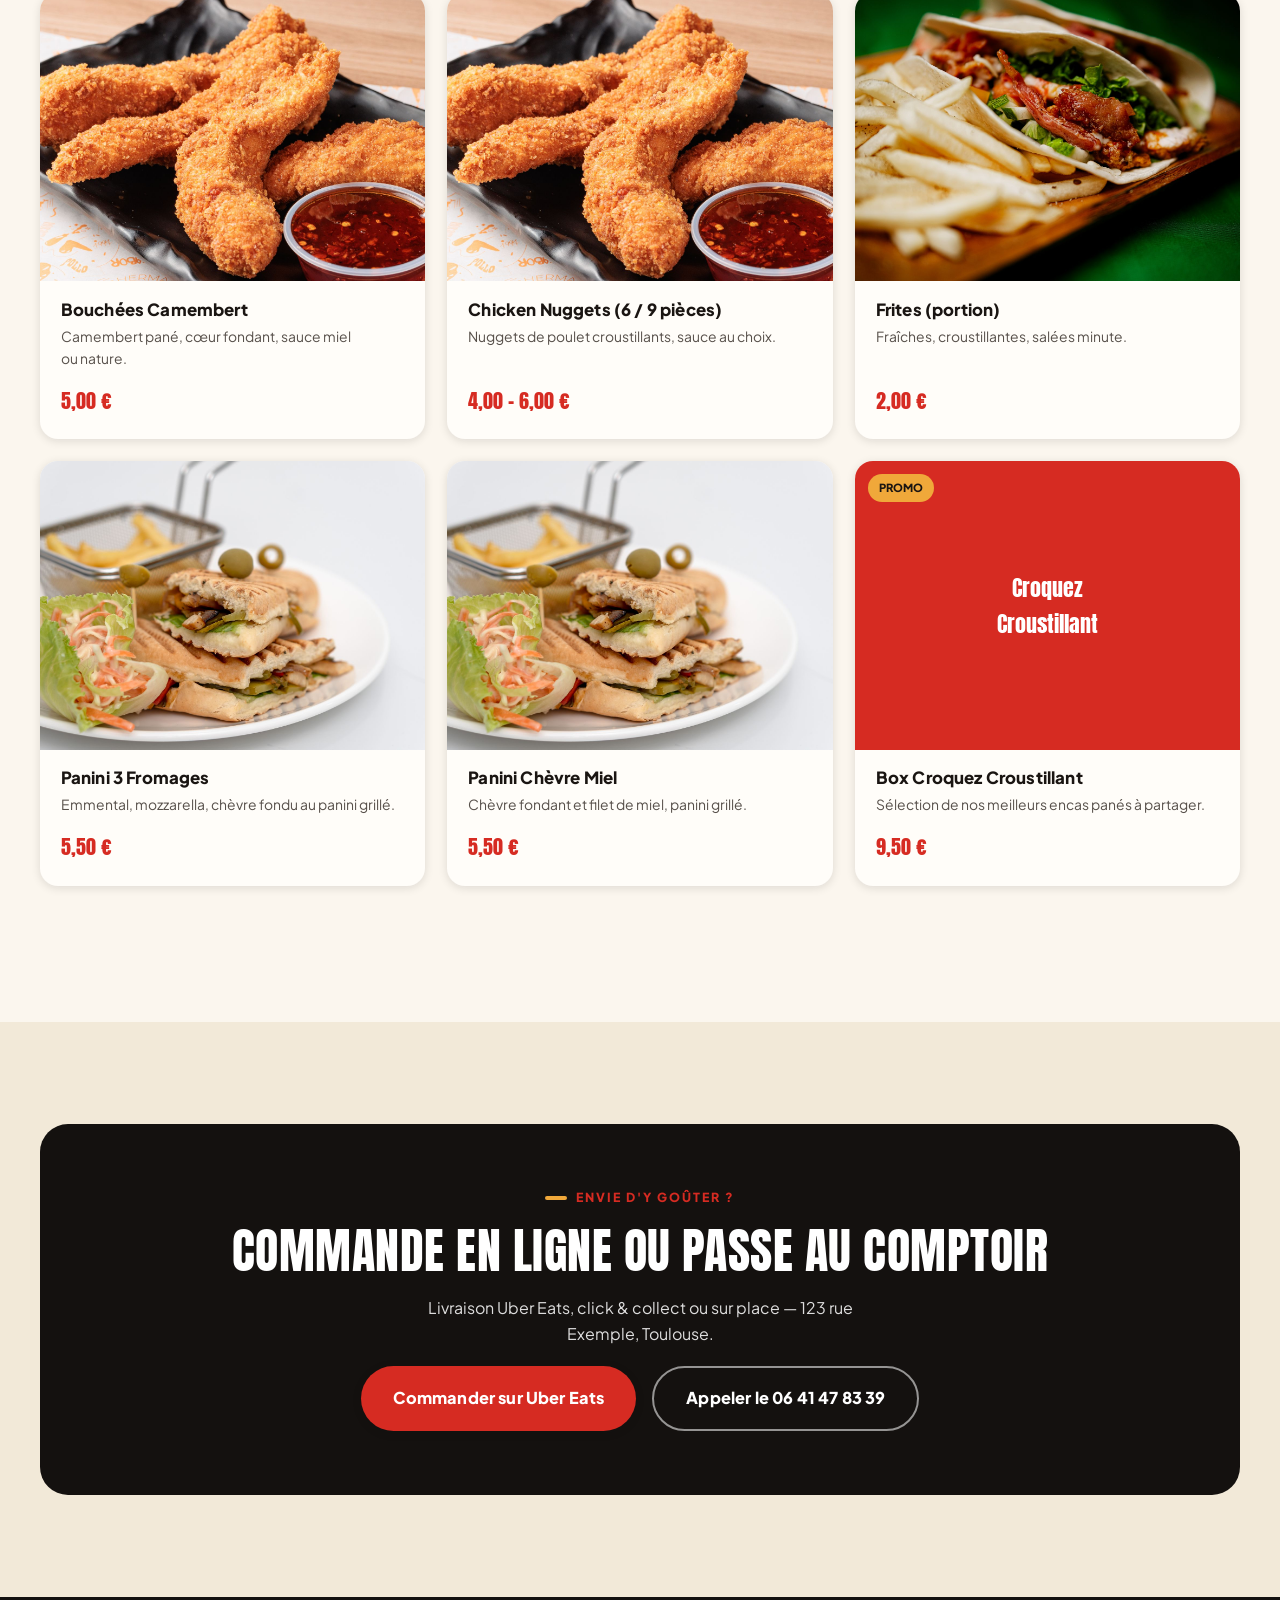
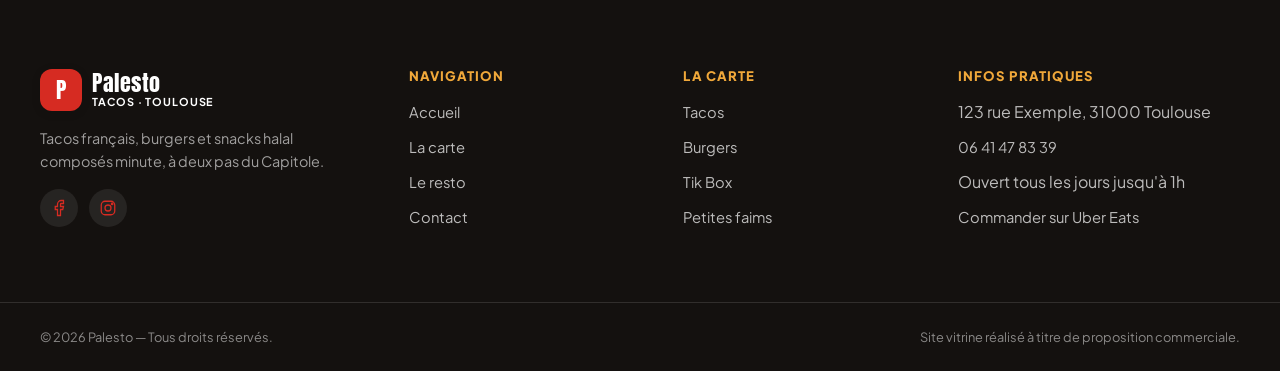
<file: carte.html>
<!DOCTYPE html>
<html lang="fr">
<head>
<meta charset="utf-8">
<meta name="viewport" content="width=device-width, initial-scale=1">
<meta http-equiv="Content-Security-Policy" content="upgrade-insecure-requests">
<title>La carte — Palesto Toulouse | Tacos, burgers, Tik Box &amp; snacks</title>
<meta name="description" content="La carte complète d'Palesto à Toulouse : tacos français, sandwichs, burgers, Tik Box, assiettes et petites faims. Prix, viandes et sauces au choix.">
<meta name="robots" content="index, follow, max-image-preview:large">
<meta name="theme-color" content="#14110F">
<link rel="canonical" href="https://www.opalesto-toulouse.fr/carte.html">
<link rel="icon" href="assets/img/favicon.svg" type="image/svg+xml">
<link rel="preconnect" href="https://fonts.googleapis.com">
<link rel="preconnect" href="https://fonts.gstatic.com" crossorigin>
<link rel="stylesheet" href="https://fonts.googleapis.com/css2?family=Anton&amp;family=Plus+Jakarta+Sans:wght@400;500;600;700;800&amp;display=swap">
<link rel="stylesheet" href="assets/css/style.css">
</head>
<body>
<a class="skip-link" href="#main">Aller au contenu principal</a>

<div class="topbar">
  <div class="container topbar__inner">
    <span class="topbar__item"><svg viewBox="0 0 24 24" fill="none" stroke="currentColor" stroke-width="1.7" stroke-linecap="round" stroke-linejoin="round" aria-hidden="true"><path d="M4 9h16v11H4z"/><path d="M3 9 5 4h14l2 5"/><path d="M9 20v-6h6v6"/></svg> 123 rue Exemple, <strong>Toulouse</strong></span>
    <span class="topbar__item topbar__item--hide-sm"><svg viewBox="0 0 24 24" fill="none" stroke="currentColor" stroke-width="1.7" stroke-linecap="round" stroke-linejoin="round" aria-hidden="true"><path d="M12 8a2.5 2.5 0 1 1 2.5-2.5"/><path d="M12 8v2.2L4 15.5A1.5 1.5 0 0 0 4.9 18h14.2a1.5 1.5 0 0 0 .9-2.5L12 10.2"/></svg> <strong>4,8/5</strong> sur 96 avis Google</span>
    <span class="topbar__item"><svg viewBox="0 0 24 24" fill="none" stroke="currentColor" stroke-width="1.7" stroke-linecap="round" stroke-linejoin="round" aria-hidden="true"><circle cx="12" cy="12" r="9"/><path d="M12 7v5l3 3"/></svg> Service jusqu'à <strong>1h du matin</strong></span>
  </div>
</div>

<header class="site-header" id="site-header">
  <div class="container header__inner">
    <a class="logo" href="index.html" aria-label="Palesto, accueil">
      <span class="logo__mark" aria-hidden="true">P</span>
      <span class="logo__text">
        <span class="logo__name">Palesto</span>
        <span class="logo__tag">Tacos &middot; Toulouse</span>
      </span>
    </a>

    <div class="nav-scrim" id="nav-scrim"></div>
    <nav class="nav" id="primary-nav" aria-label="Navigation principale">
      <button class="nav__close" id="nav-close" type="button" aria-label="Fermer le menu"><svg viewBox="0 0 24 24" fill="none" stroke="currentColor" stroke-width="1.7" stroke-linecap="round" stroke-linejoin="round" aria-hidden="true"><path d="M6 6l12 12M18 6 6 18"/></svg></button>
      <ul class="nav__list">
        <li><a class="nav__link" href="index.html">Accueil</a></li>
        <li><a class="nav__link" href="carte.html" aria-current="page">La carte</a></li>
        <li><a class="nav__link" href="restaurant.html">Le resto</a></li>
        <li><a class="nav__link" href="contact.html">Contact</a></li>
      </ul>
    </nav>

    <div class="header__actions">
      <a class="btn btn--red btn--sm header__cta" href="https://www.ubereats.com/fr/store/tik-tacos-palesto/zVcmVb8LVuixIjdcit_Mtg" target="_blank" rel="noopener">Commander</a>
      <button class="icon-btn burger" id="burger" type="button" aria-expanded="false" aria-controls="primary-nav" aria-label="Ouvrir le menu"><svg viewBox="0 0 24 24" fill="none" stroke="currentColor" stroke-width="1.7" stroke-linecap="round" stroke-linejoin="round" aria-hidden="true"><path d="M3 6h18M3 12h18M3 18h18"/></svg></button>
    </div>
  </div>
</header>

<main id="main">

<section class="page-hero">
  <div class="container page-hero__inner">
    <div class="breadcrumb"><a href="index.html">Accueil</a> <span>/</span> <span>La carte</span></div>
    <h1>La carte Palesto</h1>
    <p>Tacos, sandwichs, burgers, Tik Box, assiettes et petites faims — tout se compose : ta viande, ta sauce, tes suppléments. Prix TTC, sur place ou à emporter.</p>
  </div>
</section>

<section class="section section--tight">
  <div class="container">
    <div class="menu-tabs" role="tablist" aria-label="Catégories de la carte">
      <button class="menu-tab" role="tab" aria-selected="true" data-target="tacos">Tacos</button>
      <button class="menu-tab" role="tab" aria-selected="false" data-target="sandwich">Sandwich</button>
      <button class="menu-tab" role="tab" aria-selected="false" data-target="burger">Burger</button>
      <button class="menu-tab" role="tab" aria-selected="false" data-target="assiettes">Nos assiettes</button>
      <button class="menu-tab" role="tab" aria-selected="false" data-target="tikbox">Tik Box</button>
      <button class="menu-tab" role="tab" aria-selected="false" data-target="petites-faim">Petites faims &amp; panini</button>
    </div>

    <!-- TACOS -->
    <div class="menu-section" id="tacos">
      <div class="menu-section__head">
        <div><span class="eyebrow">01 &middot; Signature</span><h2>Tacos français</h2></div>
        <p class="menu-section__note">Base sauce fromagère &amp; frites incluses dans chaque tacos.</p>
      </div>
      <div class="dish-grid" style="margin-bottom:2rem">
        <div class="dish">
          <div class="dish__media"><span class="dish__badge">1 viande</span><img src="assets/img/cat-tacos.jpg" alt="Tacos simple" loading="lazy"></div>
          <div class="dish__body">
            <h3 class="dish__title">Tacos Simple</h3>
            <p class="dish__desc">1 viande au choix &middot; sauce fromagère &middot; frites.</p>
            <div class="dish__footer"><span class="dish__price">6,50 €</span></div>
          </div>
        </div>
        <div class="dish">
          <div class="dish__media"><span class="dish__badge">2 viandes</span><img src="assets/img/hero.jpg" alt="Tacos double" loading="lazy"></div>
          <div class="dish__body">
            <h3 class="dish__title">Tacos Double</h3>
            <p class="dish__desc">2 viandes au choix &middot; sauce fromagère &middot; frites.</p>
            <div class="dish__footer"><span class="dish__price">8,50 €</span></div>
          </div>
        </div>
        <div class="dish">
          <div class="dish__media"><span class="dish__badge dish__badge--gold">3 viandes</span><img src="assets/img/cat-viande.jpg" alt="Tacos triple" loading="lazy"></div>
          <div class="dish__body">
            <h3 class="dish__title">Tacos Triple</h3>
            <p class="dish__desc">3 viandes au choix &middot; sauce fromagère &middot; frites.</p>
            <div class="dish__footer"><span class="dish__price">10,50 €</span></div>
          </div>
        </div>
      </div>
      <div class="option-grid">
        <div class="option-card">
          <h4><span class="num">1</span> Choisis ta viande</h4>
          <ul><li>Steak haché</li><li>Kebab</li><li>Poulet curry</li><li>Poulet pané</li><li>Falafel</li><li>Tenders</li></ul>
        </div>
        <div class="option-card">
          <h4><span class="num">2</span> Sauce &mdash; soft</h4>
          <ul><li>Mayonnaise</li><li>Ketchup</li><li>Barbecue</li><li>Biggy</li><li>Blanche</li><li>Brésilienne</li></ul>
        </div>
        <div class="option-card option-card--hot">
          <h4><span class="num">3</span> Sauce &mdash; hot</h4>
          <ul><li>Andalouse</li><li>Marocaine</li><li>Algérienne</li><li>Samouraï</li><li>Moutarde</li><li>Harissa</li></ul>
        </div>
        <div class="option-card option-card--price">
          <h4><span class="num">4</span> Personnalise (+2,00&nbsp;€)</h4>
          <ul><li>Cheddar</li><li>Mozzarella râpée</li><li>Chèvre miel</li><li>Raclette</li><li>Lardon de dinde</li><li>Bacon de dinde</li><li>Olive</li><li>Poivrons</li></ul>
        </div>
      </div>
    </div>

    <!-- SANDWICH -->
    <div class="menu-section" id="sandwich">
      <div class="menu-section__head">
        <div><span class="eyebrow">02 &middot; Format pain</span><h2>Sandwich</h2></div>
        <p class="menu-section__note">Seul 6,50&nbsp;€ &middot; en menu (+1,50&nbsp;€) avec boisson &amp; frites.</p>
      </div>
      <div class="option-grid">
        <div class="option-card">
          <h4><span class="num">1</span> Choisis ton pain</h4>
          <ul><li>Pain rond</li><li>Galette</li><li>Panini</li></ul>
        </div>
        <div class="option-card">
          <h4><span class="num">2</span> Choisis ta viande</h4>
          <ul><li>Steak haché</li><li>Kebab</li><li>Merguez</li><li>Poulet curry</li><li>Falafel</li><li>Tenders</li></ul>
        </div>
        <div class="option-card">
          <h4><span class="num">3</span> Ta base</h4>
          <ul><li>Salade &amp; tomate</li><li>Fromage</li></ul>
        </div>
        <div class="option-card option-card--price">
          <h4>Sauce au choix</h4>
          <ul><li>Mayonnaise</li><li>Ketchup</li><li>Andalouse</li><li>Samouraï</li><li>Barbecue</li><li>Algérienne</li></ul>
        </div>
      </div>
      <div class="formule-price"><strong>6,50 €</strong><span>seul &middot; +1,50 € en menu</span></div>
    </div>

    <!-- BURGER -->
    <div class="menu-section" id="burger">
      <div class="menu-section__head">
        <div><span class="eyebrow">03 &middot; Gourmand</span><h2>Burger maison</h2></div>
        <p class="menu-section__note">Simple ou double &middot; en menu (+1,50&nbsp;€) avec boisson &amp; frites.</p>
      </div>
      <div class="dish-grid" style="margin-bottom:2rem">
        <div class="dish">
          <div class="dish__media"><img src="assets/img/cat-burger.jpg" alt="Burger simple steak ou poulet pané" loading="lazy"></div>
          <div class="dish__body">
            <h3 class="dish__title">Burger Simple</h3>
            <p class="dish__desc">Steak haché, poulet pané ou galette de pomme de terre.</p>
            <div class="dish__footer"><span class="dish__price">6,00 €</span></div>
          </div>
        </div>
        <div class="dish">
          <div class="dish__media"><img src="assets/img/burger-detail.jpg" alt="Burger double steak" loading="lazy"></div>
          <div class="dish__body">
            <h3 class="dish__title">Burger Double</h3>
            <p class="dish__desc">Deux bases au choix, pour les grosses faims.</p>
            <div class="dish__footer"><span class="dish__price">8,00 €</span></div>
          </div>
        </div>
      </div>
      <div class="option-grid">
        <div class="option-card">
          <h4><span class="num">1</span> Ta base</h4>
          <ul><li>Steak haché</li><li>Poulet pané</li><li>Galette de pomme de terre</li></ul>
        </div>
        <div class="option-card option-card--price">
          <h4><span class="num">2</span> Suppléments (+1,00&nbsp;€)</h4>
          <ul><li>Bacon de dinde</li><li>Raclette</li><li>Boursin</li><li>Chèvre</li><li>Cheddar</li><li>Chorizo</li></ul>
        </div>
      </div>
    </div>

    <!-- NOS ASSIETTES -->
    <div class="menu-section" id="assiettes">
      <div class="menu-section__head">
        <div><span class="eyebrow">04 &middot; Sans pain</span><h2>Nos assiettes</h2></div>
        <p class="menu-section__note">Salade, oignon, tomate, frites et une viande au choix.</p>
      </div>
      <div class="dish-grid" style="margin-bottom:2rem;grid-template-columns:repeat(auto-fit, minmax(240px, 320px))">
        <div class="dish">
          <div class="dish__media"><img src="assets/img/cat-viande.jpg" alt="Assiette viande au choix, salade et frites" loading="lazy"></div>
          <div class="dish__body">
            <h3 class="dish__title">Une viande au choix</h3>
            <p class="dish__desc">Salade &middot; oignon &middot; tomate &middot; frites &middot; sauce au choix.</p>
            <div class="dish__footer"><span class="dish__price">10,50 €</span></div>
          </div>
        </div>
      </div>
      <div class="option-grid">
        <div class="option-card">
          <h4>Viande au choix</h4>
          <ul><li>Steak haché</li><li>Kebab</li><li>Poulet curry</li><li>Falafel</li><li>Tenders</li><li>Merguez</li></ul>
        </div>
      </div>
      <div class="formule-price"><strong>10,50 €</strong><span>seule &middot; +1,50 € en menu</span></div>
    </div>

    <!-- TIK BOX -->
    <div class="menu-section" id="tikbox">
      <div class="menu-section__head">
        <div><span class="eyebrow">05 &middot; Notre signature</span><h2>Tik Box</h2></div>
        <p class="menu-section__note">Frites gratinées, viande au choix et garniture fondante.</p>
      </div>
      <div class="dish-grid" style="margin-bottom:2rem;grid-template-columns:repeat(auto-fit, minmax(240px, 320px))">
        <div class="dish">
          <div class="dish__media"><span class="dish__badge">Signature</span><img src="assets/img/cat-tikbox.jpg" alt="Tik Box, frites gratinées fromage et viande" loading="lazy"></div>
          <div class="dish__body">
            <h3 class="dish__title">Tik Box</h3>
            <p class="dish__desc">Frites, viande au choix, gratiné fromager, bacon &amp; sauce.</p>
            <div class="dish__footer"><span class="dish__price">10,00 €</span></div>
          </div>
        </div>
      </div>
      <div class="option-grid">
        <div class="option-card">
          <h4><span class="num">1</span> Choisis ta viande</h4>
          <ul><li>Steak haché</li><li>Kebab</li><li>Falafel</li><li>Poulet curry</li></ul>
        </div>
        <div class="option-card option-card--price">
          <h4><span class="num">2</span> Suppléments</h4>
          <ul><li>Boursin</li><li>Vache qui rit</li><li>Cheddar</li></ul>
        </div>
        <div class="option-card">
          <h4><span class="num">2</span> Choisis le gratinage</h4>
          <ul><li>Cheddar</li><li>Mozzarella râpée</li><li>Chèvre miel</li><li>Raclette</li><li>Bacon de dinde</li><li>Lardon de dinde</li><li>Poivrons</li><li>Olive</li></ul>
        </div>
        <div class="option-card option-card--hot">
          <h4><span class="num">3</span> Choisis ta sauce</h4>
          <ul><li>Mayonnaise</li><li>Ketchup</li><li>Barbecue</li><li>Biggy</li><li>Algérienne</li><li>Samouraï</li><li>Moutarde</li><li>Harissa</li></ul>
        </div>
      </div>
      <div class="formule-price"><strong>10,00 €</strong><span>seule &middot; +1,50 € en menu</span></div>
    </div>

    <!-- PETITES FAIM -->
    <div class="menu-section" id="petites-faim">
      <div class="menu-section__head">
        <div><span class="eyebrow">06 &middot; À grignoter</span><h2>Petites faims &amp; panini</h2></div>
        <p class="menu-section__note">Prix indicatifs pour les encas — à ajuster ensemble selon la carte affichée en boutique.</p>
      </div>
      <div class="dish-grid">
        <div class="dish">
          <div class="dish__media"><img src="assets/img/cat-petitesfaim.jpg" alt="Chicken tenders croustillants et sauce" loading="lazy"></div>
          <div class="dish__body">
            <h3 class="dish__title">Chicken Tenders (4 pièces)</h3>
            <p class="dish__desc">Filets de poulet pané croustillant, sauce au choix.</p>
            <div class="dish__footer"><span class="dish__price">5,50 €</span></div>
          </div>
        </div>
        <div class="dish">
          <div class="dish__media"><img src="assets/img/cat-petitesfaim.jpg" alt="Chicken wings épicées" loading="lazy"></div>
          <div class="dish__body">
            <h3 class="dish__title">Chicken Wings (6 pièces)</h3>
            <p class="dish__desc">Ailes de poulet marinées, cuisson croustillante.</p>
            <div class="dish__footer"><span class="dish__price">5,50 €</span></div>
          </div>
        </div>
        <div class="dish">
          <div class="dish__media"><img src="assets/img/cat-tikbox.jpg" alt="Onion rings croustillants" loading="lazy"></div>
          <div class="dish__body">
            <h3 class="dish__title">Onion Rings</h3>
            <p class="dish__desc">Rondelles d'oignon panées et croustillantes.</p>
            <div class="dish__footer"><span class="dish__price">4,00 €</span></div>
          </div>
        </div>
        <div class="dish">
          <div class="dish__media"><img src="assets/img/cat-petitesfaim.jpg" alt="Bouchées de camembert fondant" loading="lazy"></div>
          <div class="dish__body">
            <h3 class="dish__title">Bouchées Camembert</h3>
            <p class="dish__desc">Camembert pané, cœur fondant, sauce miel ou nature.</p>
            <div class="dish__footer"><span class="dish__price">5,00 €</span></div>
          </div>
        </div>
        <div class="dish">
          <div class="dish__media"><img src="assets/img/cat-petitesfaim.jpg" alt="Chicken nuggets" loading="lazy"></div>
          <div class="dish__body">
            <h3 class="dish__title">Chicken Nuggets (6 / 9 pièces)</h3>
            <p class="dish__desc">Nuggets de poulet croustillants, sauce au choix.</p>
            <div class="dish__footer"><span class="dish__price">4,00 – 6,00 €</span></div>
          </div>
        </div>
        <div class="dish">
          <div class="dish__media"><img src="assets/img/hero.jpg" alt="Portion de frites maison" loading="lazy"></div>
          <div class="dish__body">
            <h3 class="dish__title">Frites (portion)</h3>
            <p class="dish__desc">Fraîches, croustillantes, salées minute.</p>
            <div class="dish__footer"><span class="dish__price">2,00 €</span></div>
          </div>
        </div>
        <div class="dish">
          <div class="dish__media"><img src="assets/img/cat-panini.jpg" alt="Panini 3 fromages fondants" loading="lazy"></div>
          <div class="dish__body">
            <h3 class="dish__title">Panini 3 Fromages</h3>
            <p class="dish__desc">Emmental, mozzarella, chèvre fondu au panini grillé.</p>
            <div class="dish__footer"><span class="dish__price">5,50 €</span></div>
          </div>
        </div>
        <div class="dish">
          <div class="dish__media"><img src="assets/img/cat-panini.jpg" alt="Panini chèvre miel" loading="lazy"></div>
          <div class="dish__body">
            <h3 class="dish__title">Panini Chèvre Miel</h3>
            <p class="dish__desc">Chèvre fondant et filet de miel, panini grillé.</p>
            <div class="dish__footer"><span class="dish__price">5,50 €</span></div>
          </div>
        </div>
        <div class="dish">
          <div class="dish__media"><span class="dish__badge dish__badge--gold">Promo</span><div style="width:100%;height:100%;background:var(--red);display:flex;align-items:center;justify-content:center;color:#fff;font-family:var(--ff-display);font-size:1.4rem;text-align:center;padding:1rem">Croquez<br>Croustillant</div></div>
          <div class="dish__body">
            <h3 class="dish__title">Box Croquez Croustillant</h3>
            <p class="dish__desc">Sélection de nos meilleurs encas panés à partager.</p>
            <div class="dish__footer"><span class="dish__price">9,50 €</span></div>
          </div>
        </div>
      </div>
    </div>

  </div>
</section>

<section class="section section--paper2">
  <div class="container">
    <div class="cta-band" data-reveal style="background:var(--black)">
      <span class="eyebrow">Envie d'y goûter ?</span>
      <h2>Commande en ligne ou passe au comptoir</h2>
      <p>Livraison Uber Eats, click &amp; collect ou sur place — 123 rue Exemple, Toulouse.</p>
      <div class="cta-band__actions">
        <a class="btn btn--red btn--lg" href="https://www.ubereats.com/fr/store/tik-tacos-palesto/zVcmVb8LVuixIjdcit_Mtg" target="_blank" rel="noopener">Commander sur Uber Eats</a>
        <a class="btn btn--ghost-light btn--lg" href="tel:+33641478339">Appeler le 06 41 47 83 39</a>
      </div>
    </div>
  </div>
</section>

</main>

<footer class="site-footer">
  <div class="container footer__top">
    <div class="footer__brand">
      <a class="logo" href="index.html" aria-label="Palesto, accueil">
        <span class="logo__mark" aria-hidden="true">P</span>
        <span class="logo__text"><span class="logo__name">Palesto</span><span class="logo__tag">Tacos &middot; Toulouse</span></span>
      </a>
      <p>Tacos français, burgers et snacks halal composés minute, à deux pas du Capitole.</p>
      <div class="footer__social">
        <a href="https://www.facebook.com/OPalestoFood/" target="_blank" rel="noopener" aria-label="Facebook Palesto"><svg viewBox="0 0 24 24" fill="none" stroke="currentColor" stroke-width="1.7" aria-hidden="true"><path d="M18 2h-3a5 5 0 0 0-5 5v3H7v4h3v8h4v-8h3l1-4h-4V7a1 1 0 0 1 1-1h3z"/></svg></a>
        <a href="https://www.instagram.com/" target="_blank" rel="noopener" aria-label="Instagram Palesto"><svg viewBox="0 0 24 24" fill="none" stroke="currentColor" stroke-width="1.7" aria-hidden="true"><rect x="3" y="3" width="18" height="18" rx="5"/><circle cx="12" cy="12" r="4"/><circle cx="17.5" cy="6.5" r="1"/></svg></a>
      </div>
    </div>
    <div class="footer">
      <h4>Navigation</h4>
      <ul>
        <li><a href="index.html">Accueil</a></li>
        <li><a href="carte.html">La carte</a></li>
        <li><a href="restaurant.html">Le resto</a></li>
        <li><a href="contact.html">Contact</a></li>
      </ul>
    </div>
    <div class="footer">
      <h4>La carte</h4>
      <ul>
        <li><a href="carte.html#tacos">Tacos</a></li>
        <li><a href="carte.html#burger">Burgers</a></li>
        <li><a href="carte.html#tikbox">Tik Box</a></li>
        <li><a href="carte.html#petites-faim">Petites faims</a></li>
      </ul>
    </div>
    <div class="footer">
      <h4>Infos pratiques</h4>
      <ul>
        <li>123 rue Exemple, 31000 Toulouse</li>
        <li><a href="tel:+33641478339">06 41 47 83 39</a></li>
        <li>Ouvert tous les jours jusqu'à 1h</li>
        <li><a href="https://www.ubereats.com/fr/store/tik-tacos-palesto/zVcmVb8LVuixIjdcit_Mtg" target="_blank" rel="noopener">Commander sur Uber Eats</a></li>
      </ul>
    </div>
  </div>
  <div class="container footer__bottom">
    <span>&copy; <span id="year">2026</span> Palesto — Tous droits réservés.</span>
    <span>Site vitrine réalisé à titre de proposition commerciale.</span>
  </div>
</footer>

<div class="order-sticky" id="order-sticky">
  <span>Une envie de tacos ?</span>
  <a class="btn btn--red btn--sm" href="https://www.ubereats.com/fr/store/tik-tacos-palesto/zVcmVb8LVuixIjdcit_Mtg" target="_blank" rel="noopener">Commander</a>
</div>

<script src="assets/js/main.js"></script>
</body>
</html>
</file>
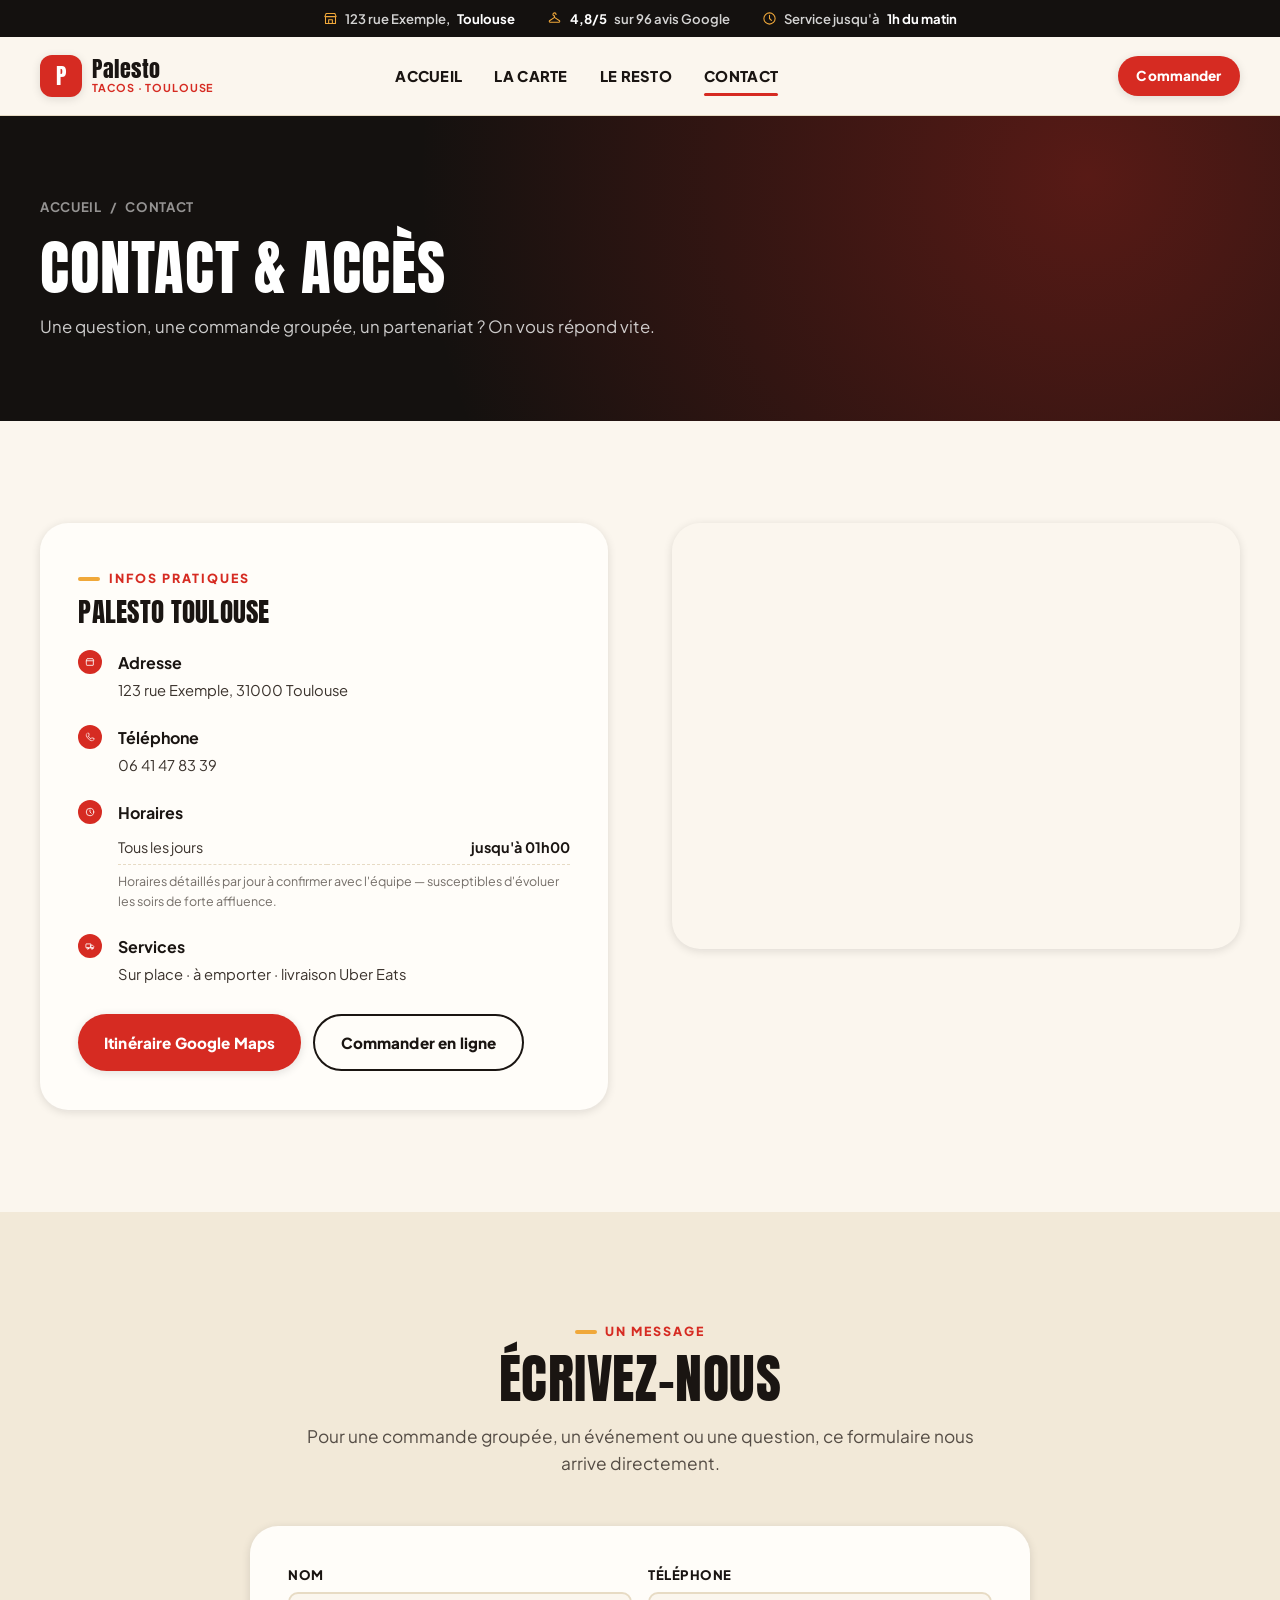
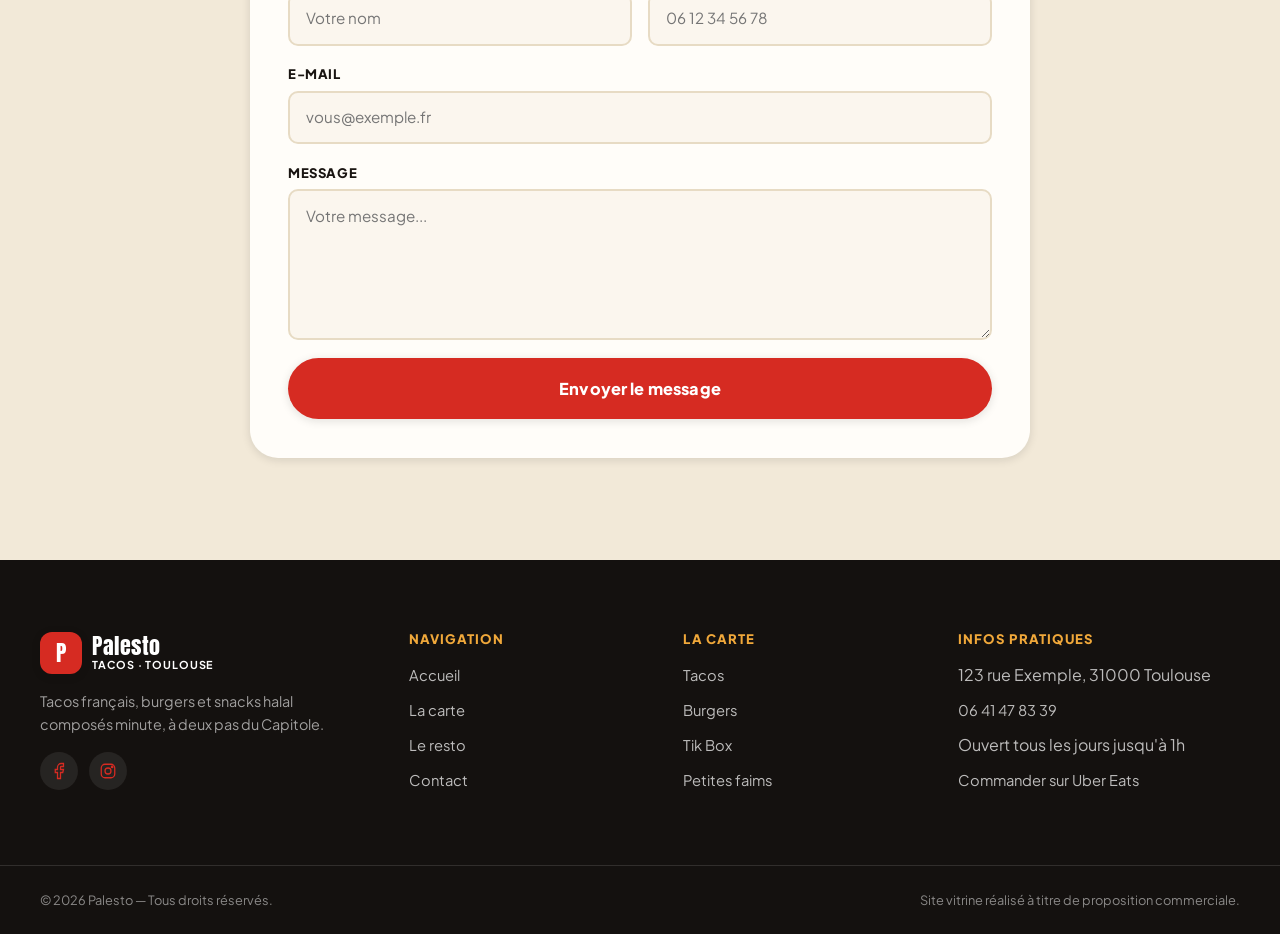
<file: contact.html>
<!DOCTYPE html>
<html lang="fr">
<head>
<meta charset="utf-8">
<meta name="viewport" content="width=device-width, initial-scale=1">
<meta http-equiv="Content-Security-Policy" content="upgrade-insecure-requests">
<title>Contact &amp; accès — Palesto Toulouse</title>
<meta name="description" content="Palesto, 123 rue Exemple, 31000 Toulouse. Téléphone, itinéraire, horaires et formulaire de contact.">
<meta name="robots" content="index, follow, max-image-preview:large">
<meta name="theme-color" content="#14110F">
<link rel="canonical" href="https://www.opalesto-toulouse.fr/contact.html">
<link rel="icon" href="assets/img/favicon.svg" type="image/svg+xml">
<link rel="preconnect" href="https://fonts.googleapis.com">
<link rel="preconnect" href="https://fonts.gstatic.com" crossorigin>
<link rel="stylesheet" href="https://fonts.googleapis.com/css2?family=Anton&amp;family=Plus+Jakarta+Sans:wght@400;500;600;700;800&amp;display=swap">
<link rel="stylesheet" href="assets/css/style.css">
</head>
<body>
<a class="skip-link" href="#main">Aller au contenu principal</a>

<div class="topbar">
  <div class="container topbar__inner">
    <span class="topbar__item"><svg viewBox="0 0 24 24" fill="none" stroke="currentColor" stroke-width="1.7" stroke-linecap="round" stroke-linejoin="round" aria-hidden="true"><path d="M4 9h16v11H4z"/><path d="M3 9 5 4h14l2 5"/><path d="M9 20v-6h6v6"/></svg> 123 rue Exemple, <strong>Toulouse</strong></span>
    <span class="topbar__item topbar__item--hide-sm"><svg viewBox="0 0 24 24" fill="none" stroke="currentColor" stroke-width="1.7" stroke-linecap="round" stroke-linejoin="round" aria-hidden="true"><path d="M12 8a2.5 2.5 0 1 1 2.5-2.5"/><path d="M12 8v2.2L4 15.5A1.5 1.5 0 0 0 4.9 18h14.2a1.5 1.5 0 0 0 .9-2.5L12 10.2"/></svg> <strong>4,8/5</strong> sur 96 avis Google</span>
    <span class="topbar__item"><svg viewBox="0 0 24 24" fill="none" stroke="currentColor" stroke-width="1.7" stroke-linecap="round" stroke-linejoin="round" aria-hidden="true"><circle cx="12" cy="12" r="9"/><path d="M12 7v5l3 3"/></svg> Service jusqu'à <strong>1h du matin</strong></span>
  </div>
</div>

<header class="site-header" id="site-header">
  <div class="container header__inner">
    <a class="logo" href="index.html" aria-label="Palesto, accueil">
      <span class="logo__mark" aria-hidden="true">P</span>
      <span class="logo__text">
        <span class="logo__name">Palesto</span>
        <span class="logo__tag">Tacos &middot; Toulouse</span>
      </span>
    </a>

    <div class="nav-scrim" id="nav-scrim"></div>
    <nav class="nav" id="primary-nav" aria-label="Navigation principale">
      <button class="nav__close" id="nav-close" type="button" aria-label="Fermer le menu"><svg viewBox="0 0 24 24" fill="none" stroke="currentColor" stroke-width="1.7" stroke-linecap="round" stroke-linejoin="round" aria-hidden="true"><path d="M6 6l12 12M18 6 6 18"/></svg></button>
      <ul class="nav__list">
        <li><a class="nav__link" href="index.html">Accueil</a></li>
        <li><a class="nav__link" href="carte.html">La carte</a></li>
        <li><a class="nav__link" href="restaurant.html">Le resto</a></li>
        <li><a class="nav__link" href="contact.html" aria-current="page">Contact</a></li>
      </ul>
    </nav>

    <div class="header__actions">
      <a class="btn btn--red btn--sm header__cta" href="https://www.ubereats.com/fr/store/tik-tacos-palesto/zVcmVb8LVuixIjdcit_Mtg" target="_blank" rel="noopener">Commander</a>
      <button class="icon-btn burger" id="burger" type="button" aria-expanded="false" aria-controls="primary-nav" aria-label="Ouvrir le menu"><svg viewBox="0 0 24 24" fill="none" stroke="currentColor" stroke-width="1.7" stroke-linecap="round" stroke-linejoin="round" aria-hidden="true"><path d="M3 6h18M3 12h18M3 18h18"/></svg></button>
    </div>
  </div>
</header>

<main id="main">

<section class="page-hero">
  <div class="container page-hero__inner">
    <div class="breadcrumb"><a href="index.html">Accueil</a> <span>/</span> <span>Contact</span></div>
    <h1>Contact &amp; accès</h1>
    <p>Une question, une commande groupée, un partenariat ? On vous répond vite.</p>
  </div>
</section>

<section class="section">
  <div class="container">
    <div class="contact-grid">
      <div class="contact-card" data-reveal>
        <span class="eyebrow">Infos pratiques</span>
        <h2 style="font-size:1.7rem;margin-top:.6rem;margin-bottom:1.5rem">Palesto Toulouse</h2>
        <div class="contact-list">
          <div class="contact-list__item">
            <svg viewBox="0 0 24 24" fill="none" stroke="currentColor" stroke-width="2" stroke-linecap="round" stroke-linejoin="round" aria-hidden="true"><path d="M4 9h16v11H4z"/><path d="M3 9 5 4h14l2 5"/></svg>
            <span><strong>Adresse</strong><span>123 rue Exemple, 31000 Toulouse</span></span>
          </div>
          <div class="contact-list__item">
            <svg viewBox="0 0 24 24" fill="none" stroke="currentColor" stroke-width="2" stroke-linecap="round" stroke-linejoin="round" aria-hidden="true"><path d="M22 16.9v3a2 2 0 0 1-2.2 2 19.8 19.8 0 0 1-8.6-3.1 19.5 19.5 0 0 1-6-6 19.8 19.8 0 0 1-3.1-8.7A2 2 0 0 1 4.1 2h3a2 2 0 0 1 2 1.7c.1 1 .4 2 .7 3a2 2 0 0 1-.5 2.1L8 10a16 16 0 0 0 6 6l1.2-1.3a2 2 0 0 1 2.1-.5c1 .3 2 .6 3 .7a2 2 0 0 1 1.7 2.1z"/></svg>
            <span><strong>Téléphone</strong><a href="tel:+33641478339">06 41 47 83 39</a></span>
          </div>
          <div class="contact-list__item">
            <svg viewBox="0 0 24 24" fill="none" stroke="currentColor" stroke-width="2" stroke-linecap="round" stroke-linejoin="round" aria-hidden="true"><circle cx="12" cy="12" r="9"/><path d="M12 7v5l3 3"/></svg>
            <span>
              <strong>Horaires</strong>
              <table class="hours-table">
                <tr><td>Tous les jours</td><td>jusqu'à 01h00</td></tr>
              </table>
              <span style="font-size:.78rem;opacity:.7;display:block;margin-top:.4rem">Horaires détaillés par jour à confirmer avec l'équipe — susceptibles d'évoluer les soirs de forte affluence.</span>
            </span>
          </div>
          <div class="contact-list__item">
            <svg viewBox="0 0 24 24" fill="none" stroke="currentColor" stroke-width="2" stroke-linecap="round" stroke-linejoin="round" aria-hidden="true"><path d="M3 7h11v9H3z"/><path d="M14 10h4l3 3v3h-7z"/><circle cx="7" cy="18" r="2"/><circle cx="17" cy="18" r="2"/></svg>
            <span><strong>Services</strong><span>Sur place &middot; à emporter &middot; livraison Uber Eats</span></span>
          </div>
        </div>
        <p style="margin-top:1.75rem;display:flex;gap:.75rem;flex-wrap:wrap">
          <a class="btn btn--red" href="https://www.google.com/maps?q=Toulouse" target="_blank" rel="noopener">Itinéraire Google Maps</a>
          <a class="btn btn--ghost" href="https://www.ubereats.com/fr/store/tik-tacos-palesto/zVcmVb8LVuixIjdcit_Mtg" target="_blank" rel="noopener">Commander en ligne</a>
        </p>
      </div>

      <div class="map-embed" data-reveal>
        <iframe src="https://www.google.com/maps?q=Toulouse&output=embed" title="Carte Palesto, 123 rue Exemple, Toulouse" loading="lazy" referrerpolicy="no-referrer-when-downgrade"></iframe>
      </div>
    </div>
  </div>
</section>

<section class="section section--paper2">
  <div class="container container--narrow">
    <div class="section-head section-head--center">
      <span class="eyebrow">Un message</span>
      <h2>Écrivez-nous</h2>
      <p>Pour une commande groupée, un événement ou une question, ce formulaire nous arrive directement.</p>
    </div>
    <form class="contact-card" data-reveal>
      <div class="form-row">
        <div class="form-field">
          <label for="name">Nom</label>
          <input id="name" name="name" type="text" placeholder="Votre nom" required>
        </div>
        <div class="form-field">
          <label for="phone">Téléphone</label>
          <input id="phone" name="phone" type="tel" placeholder="06 12 34 56 78">
        </div>
      </div>
      <div class="form-field">
        <label for="email">E-mail</label>
        <input id="email" name="email" type="email" placeholder="vous@exemple.fr" required>
      </div>
      <div class="form-field">
        <label for="message">Message</label>
        <textarea id="message" name="message" rows="5" placeholder="Votre message..." required></textarea>
      </div>
      <button class="btn btn--red btn--lg btn--block" type="submit">Envoyer le message</button>
    </form>
  </div>
</section>

</main>

<footer class="site-footer">
  <div class="container footer__top">
    <div class="footer__brand">
      <a class="logo" href="index.html" aria-label="Palesto, accueil">
        <span class="logo__mark" aria-hidden="true">P</span>
        <span class="logo__text"><span class="logo__name">Palesto</span><span class="logo__tag">Tacos &middot; Toulouse</span></span>
      </a>
      <p>Tacos français, burgers et snacks halal composés minute, à deux pas du Capitole.</p>
      <div class="footer__social">
        <a href="https://www.facebook.com/OPalestoFood/" target="_blank" rel="noopener" aria-label="Facebook Palesto"><svg viewBox="0 0 24 24" fill="none" stroke="currentColor" stroke-width="1.7" aria-hidden="true"><path d="M18 2h-3a5 5 0 0 0-5 5v3H7v4h3v8h4v-8h3l1-4h-4V7a1 1 0 0 1 1-1h3z"/></svg></a>
        <a href="https://www.instagram.com/" target="_blank" rel="noopener" aria-label="Instagram Palesto"><svg viewBox="0 0 24 24" fill="none" stroke="currentColor" stroke-width="1.7" aria-hidden="true"><rect x="3" y="3" width="18" height="18" rx="5"/><circle cx="12" cy="12" r="4"/><circle cx="17.5" cy="6.5" r="1"/></svg></a>
      </div>
    </div>
    <div class="footer">
      <h4>Navigation</h4>
      <ul>
        <li><a href="index.html">Accueil</a></li>
        <li><a href="carte.html">La carte</a></li>
        <li><a href="restaurant.html">Le resto</a></li>
        <li><a href="contact.html">Contact</a></li>
      </ul>
    </div>
    <div class="footer">
      <h4>La carte</h4>
      <ul>
        <li><a href="carte.html#tacos">Tacos</a></li>
        <li><a href="carte.html#burger">Burgers</a></li>
        <li><a href="carte.html#tikbox">Tik Box</a></li>
        <li><a href="carte.html#petites-faim">Petites faims</a></li>
      </ul>
    </div>
    <div class="footer">
      <h4>Infos pratiques</h4>
      <ul>
        <li>123 rue Exemple, 31000 Toulouse</li>
        <li><a href="tel:+33641478339">06 41 47 83 39</a></li>
        <li>Ouvert tous les jours jusqu'à 1h</li>
        <li><a href="https://www.ubereats.com/fr/store/tik-tacos-palesto/zVcmVb8LVuixIjdcit_Mtg" target="_blank" rel="noopener">Commander sur Uber Eats</a></li>
      </ul>
    </div>
  </div>
  <div class="container footer__bottom">
    <span>&copy; <span id="year">2026</span> Palesto — Tous droits réservés.</span>
    <span>Site vitrine réalisé à titre de proposition commerciale.</span>
  </div>
</footer>

<div class="order-sticky" id="order-sticky">
  <span>Une envie de tacos ?</span>
  <a class="btn btn--red btn--sm" href="https://www.ubereats.com/fr/store/tik-tacos-palesto/zVcmVb8LVuixIjdcit_Mtg" target="_blank" rel="noopener">Commander</a>
</div>

<script src="assets/js/main.js"></script>
</body>
</html>
</file>
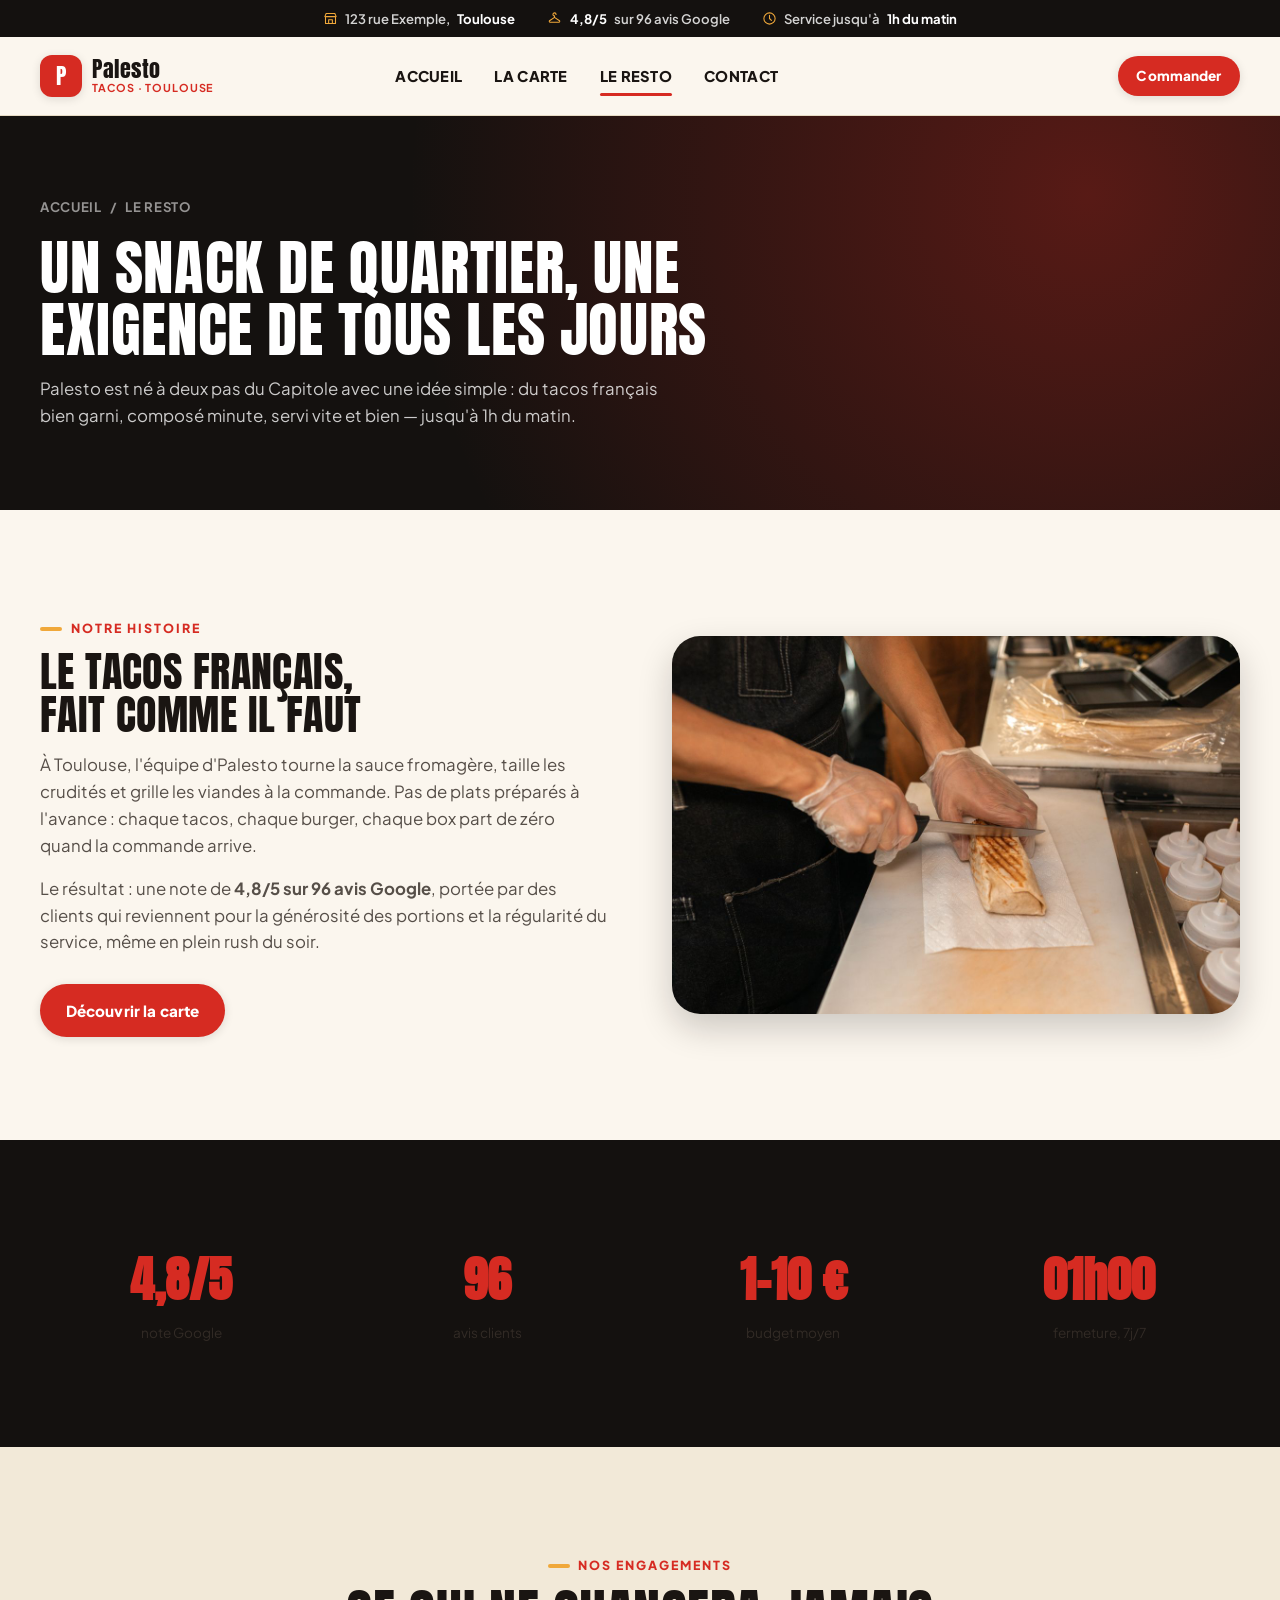
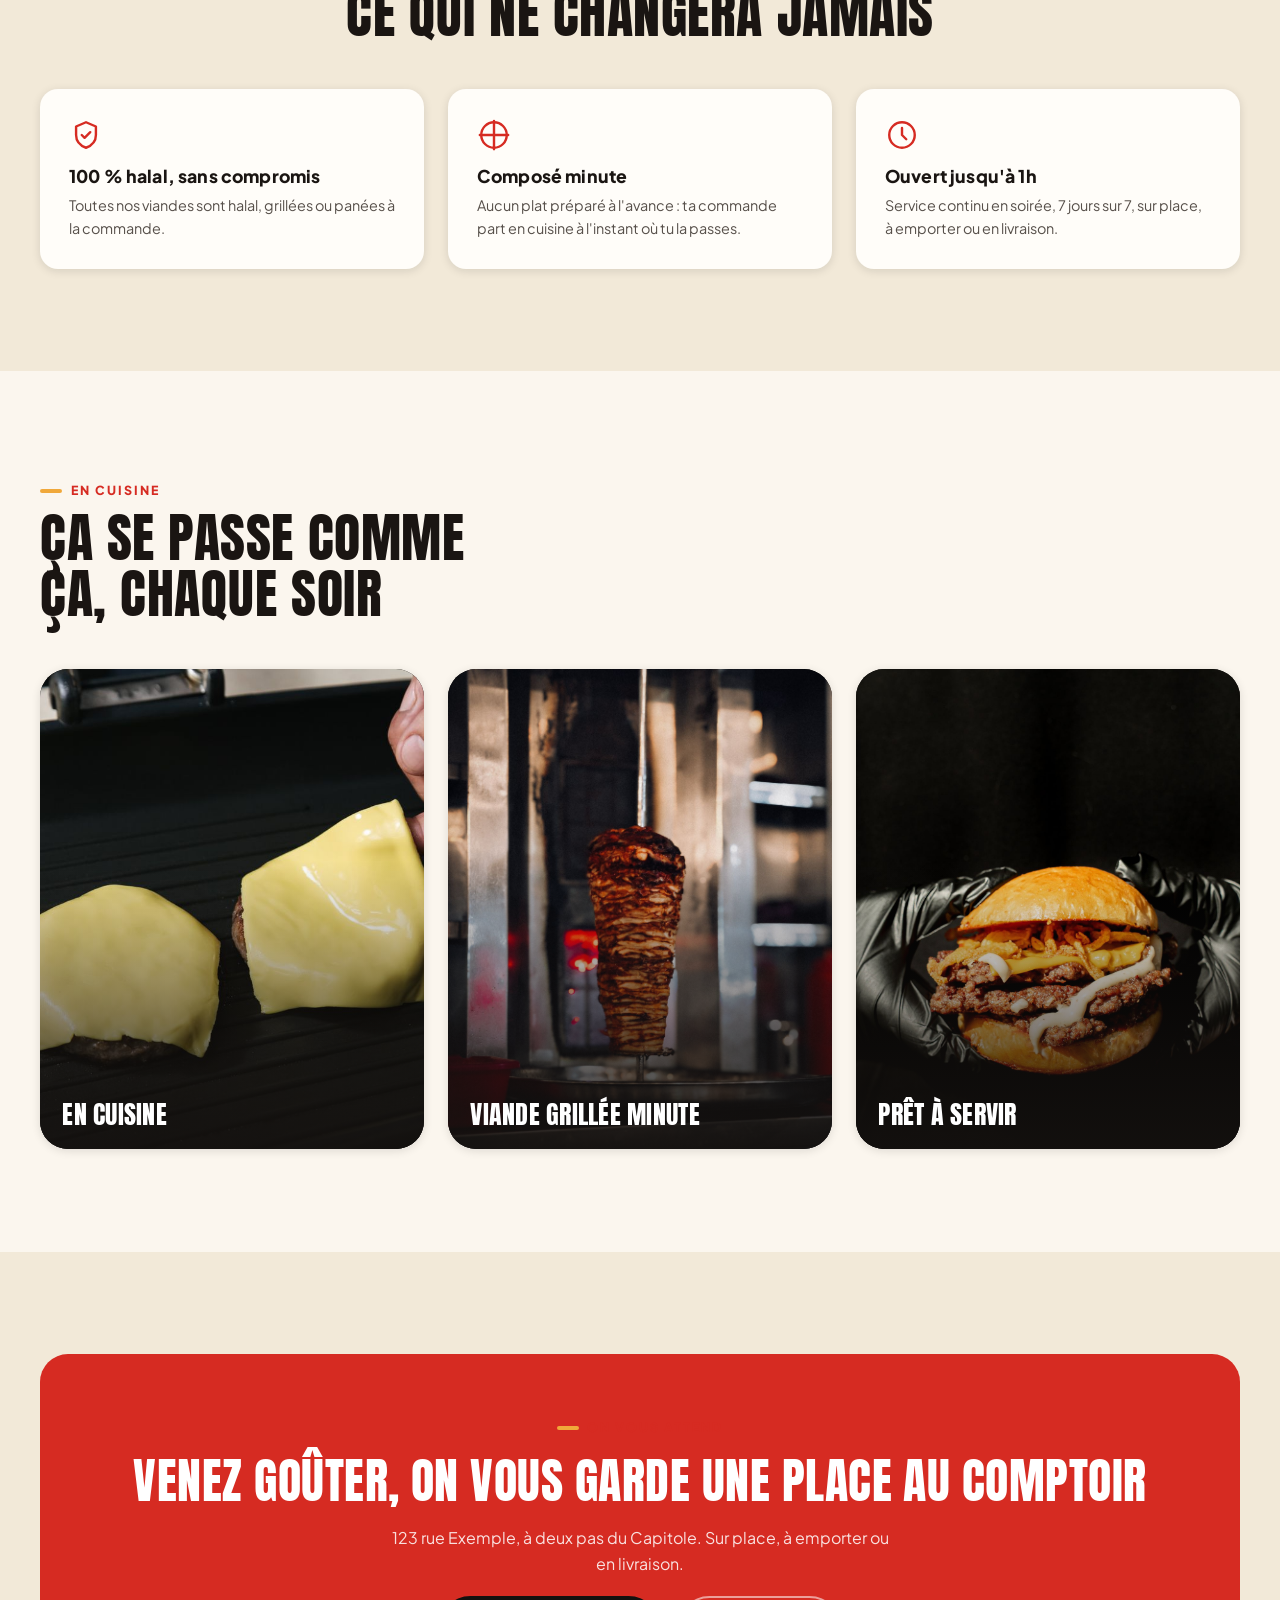
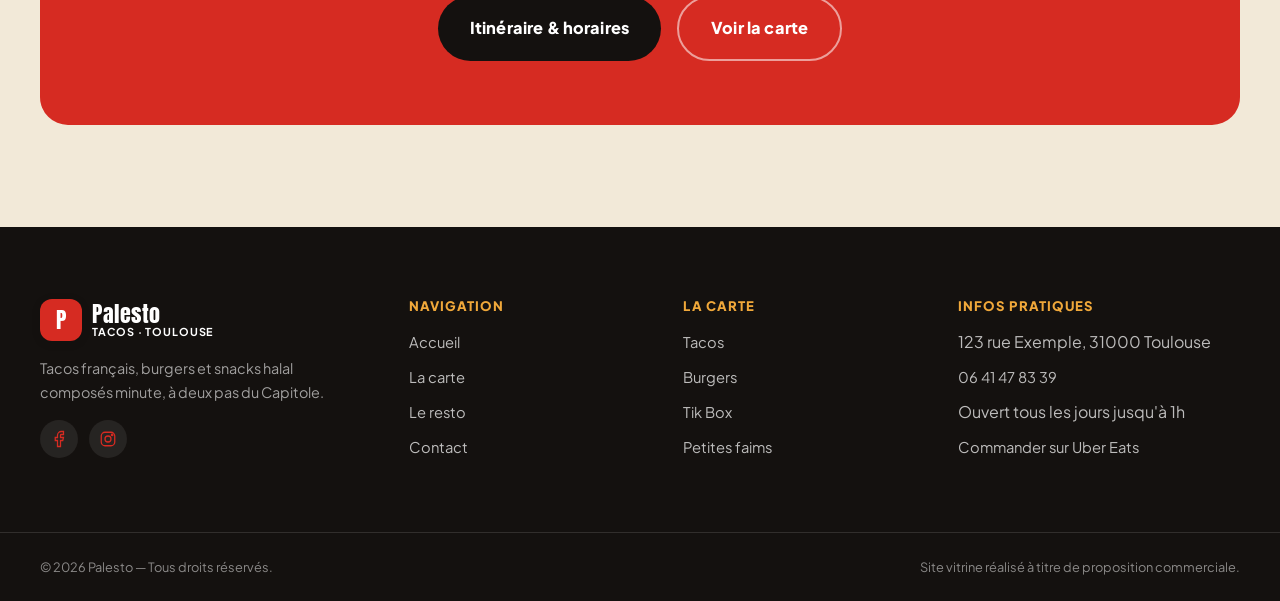
<file: restaurant.html>
<!DOCTYPE html>
<html lang="fr">
<head>
<meta charset="utf-8">
<meta name="viewport" content="width=device-width, initial-scale=1">
<meta http-equiv="Content-Security-Policy" content="upgrade-insecure-requests">
<title>Le restaurant — Palesto Toulouse</title>
<meta name="description" content="Découvrez Palesto : tacos français et snacks halal composés minute, à deux pas du Capitole à Toulouse. Notre engagement fraîcheur, nos valeurs, nos coulisses.">
<meta name="robots" content="index, follow, max-image-preview:large">
<meta name="theme-color" content="#14110F">
<link rel="canonical" href="https://www.opalesto-toulouse.fr/restaurant.html">
<link rel="icon" href="assets/img/favicon.svg" type="image/svg+xml">
<link rel="preconnect" href="https://fonts.googleapis.com">
<link rel="preconnect" href="https://fonts.gstatic.com" crossorigin>
<link rel="stylesheet" href="https://fonts.googleapis.com/css2?family=Anton&amp;family=Plus+Jakarta+Sans:wght@400;500;600;700;800&amp;display=swap">
<link rel="stylesheet" href="assets/css/style.css">
</head>
<body>
<a class="skip-link" href="#main">Aller au contenu principal</a>

<div class="topbar">
  <div class="container topbar__inner">
    <span class="topbar__item"><svg viewBox="0 0 24 24" fill="none" stroke="currentColor" stroke-width="1.7" stroke-linecap="round" stroke-linejoin="round" aria-hidden="true"><path d="M4 9h16v11H4z"/><path d="M3 9 5 4h14l2 5"/><path d="M9 20v-6h6v6"/></svg> 123 rue Exemple, <strong>Toulouse</strong></span>
    <span class="topbar__item topbar__item--hide-sm"><svg viewBox="0 0 24 24" fill="none" stroke="currentColor" stroke-width="1.7" stroke-linecap="round" stroke-linejoin="round" aria-hidden="true"><path d="M12 8a2.5 2.5 0 1 1 2.5-2.5"/><path d="M12 8v2.2L4 15.5A1.5 1.5 0 0 0 4.9 18h14.2a1.5 1.5 0 0 0 .9-2.5L12 10.2"/></svg> <strong>4,8/5</strong> sur 96 avis Google</span>
    <span class="topbar__item"><svg viewBox="0 0 24 24" fill="none" stroke="currentColor" stroke-width="1.7" stroke-linecap="round" stroke-linejoin="round" aria-hidden="true"><circle cx="12" cy="12" r="9"/><path d="M12 7v5l3 3"/></svg> Service jusqu'à <strong>1h du matin</strong></span>
  </div>
</div>

<header class="site-header" id="site-header">
  <div class="container header__inner">
    <a class="logo" href="index.html" aria-label="Palesto, accueil">
      <span class="logo__mark" aria-hidden="true">P</span>
      <span class="logo__text">
        <span class="logo__name">Palesto</span>
        <span class="logo__tag">Tacos &middot; Toulouse</span>
      </span>
    </a>

    <div class="nav-scrim" id="nav-scrim"></div>
    <nav class="nav" id="primary-nav" aria-label="Navigation principale">
      <button class="nav__close" id="nav-close" type="button" aria-label="Fermer le menu"><svg viewBox="0 0 24 24" fill="none" stroke="currentColor" stroke-width="1.7" stroke-linecap="round" stroke-linejoin="round" aria-hidden="true"><path d="M6 6l12 12M18 6 6 18"/></svg></button>
      <ul class="nav__list">
        <li><a class="nav__link" href="index.html">Accueil</a></li>
        <li><a class="nav__link" href="carte.html">La carte</a></li>
        <li><a class="nav__link" href="restaurant.html" aria-current="page">Le resto</a></li>
        <li><a class="nav__link" href="contact.html">Contact</a></li>
      </ul>
    </nav>

    <div class="header__actions">
      <a class="btn btn--red btn--sm header__cta" href="https://www.ubereats.com/fr/store/tik-tacos-palesto/zVcmVb8LVuixIjdcit_Mtg" target="_blank" rel="noopener">Commander</a>
      <button class="icon-btn burger" id="burger" type="button" aria-expanded="false" aria-controls="primary-nav" aria-label="Ouvrir le menu"><svg viewBox="0 0 24 24" fill="none" stroke="currentColor" stroke-width="1.7" stroke-linecap="round" stroke-linejoin="round" aria-hidden="true"><path d="M3 6h18M3 12h18M3 18h18"/></svg></button>
    </div>
  </div>
</header>

<main id="main">

<section class="page-hero">
  <div class="container page-hero__inner">
    <div class="breadcrumb"><a href="index.html">Accueil</a> <span>/</span> <span>Le resto</span></div>
    <h1>Un snack de quartier, une exigence de tous les jours</h1>
    <p>Palesto est né à deux pas du Capitole avec une idée simple : du tacos français bien garni, composé minute, servi vite et bien — jusqu'à 1h du matin.</p>
  </div>
</section>

<section class="section">
  <div class="container">
    <div class="split">
      <div>
        <span class="eyebrow">Notre histoire</span>
        <h2 style="font-size:clamp(1.9rem,3.8vw,2.6rem);margin-top:.75rem">Le tacos français, fait comme il faut</h2>
        <p style="margin-top:1rem;font-size:1.05rem;opacity:.85">À Toulouse, l'équipe d'Palesto tourne la sauce fromagère, taille les crudités et grille les viandes à la commande. Pas de plats préparés à l'avance : chaque tacos, chaque burger, chaque box part de zéro quand la commande arrive.</p>
        <p style="margin-top:1rem;font-size:1.05rem;opacity:.85">Le résultat : une note de <strong>4,8/5 sur 96 avis Google</strong>, portée par des clients qui reviennent pour la générosité des portions et la régularité du service, même en plein rush du soir.</p>
        <p style="margin-top:1.75rem"><a class="btn btn--red" href="carte.html">Découvrir la carte</a></p>
      </div>
      <div class="split__media" data-reveal>
        <img src="assets/img/tacos-prep.jpg" alt="Préparation d'un tacos français à la commande" width="1000" height="750" loading="lazy">
      </div>
    </div>
  </div>
</section>

<section class="section section--dark">
  <div class="container">
    <div class="stats-row">
      <div data-reveal><strong>4,8/5</strong><span>note Google</span></div>
      <div data-reveal><strong>96</strong><span>avis clients</span></div>
      <div data-reveal><strong>1–10&nbsp;€</strong><span>budget moyen</span></div>
      <div data-reveal><strong>01h00</strong><span>fermeture, 7j/7</span></div>
    </div>
  </div>
</section>

<section class="section section--paper2">
  <div class="container">
    <div class="section-head section-head--center">
      <span class="eyebrow">Nos engagements</span>
      <h2>Ce qui ne changera jamais</h2>
    </div>
    <div class="value-grid">
      <div class="value-card" data-reveal>
        <svg viewBox="0 0 24 24" fill="none" stroke="currentColor" stroke-width="1.7" stroke-linecap="round" stroke-linejoin="round" aria-hidden="true"><path d="M12 3 5 6v6c0 4.5 3 7.5 7 9 4-1.5 7-4.5 7-9V6z"/><path d="m9 12 2 2 4-4"/></svg>
        <h3>100 % halal, sans compromis</h3>
        <p>Toutes nos viandes sont halal, grillées ou panées à la commande.</p>
      </div>
      <div class="value-card" data-reveal>
        <svg viewBox="0 0 24 24" fill="none" stroke="currentColor" stroke-width="1.7" stroke-linecap="round" stroke-linejoin="round" aria-hidden="true"><path d="M12 2v20M2 12h20"/><circle cx="12" cy="12" r="9"/></svg>
        <h3>Composé minute</h3>
        <p>Aucun plat préparé à l'avance : ta commande part en cuisine à l'instant où tu la passes.</p>
      </div>
      <div class="value-card" data-reveal>
        <svg viewBox="0 0 24 24" fill="none" stroke="currentColor" stroke-width="1.7" stroke-linecap="round" stroke-linejoin="round" aria-hidden="true"><circle cx="12" cy="12" r="9"/><path d="M12 7v5l3 3"/></svg>
        <h3>Ouvert jusqu'à 1h</h3>
        <p>Service continu en soirée, 7 jours sur 7, sur place, à emporter ou en livraison.</p>
      </div>
    </div>
  </div>
</section>

<section class="section">
  <div class="container">
    <div class="section-head-row">
      <div class="section-head">
        <span class="eyebrow">En cuisine</span>
        <h2>Ça se passe comme ça, chaque soir</h2>
      </div>
    </div>
    <div class="cat-grid">
      <div class="cat-card" data-reveal>
        <img src="assets/img/kitchen.jpg" alt="Préparation d'un burger en cuisine" width="800" height="1000" loading="lazy">
        <div class="cat-card__body"><h3>En cuisine</h3></div>
      </div>
      <div class="cat-card" data-reveal>
        <img src="assets/img/cat-viande.jpg" alt="Viande de kebab grillée à la broche" width="800" height="1000" loading="lazy">
        <div class="cat-card__body"><h3>Viande grillée minute</h3></div>
      </div>
      <div class="cat-card" data-reveal>
        <img src="assets/img/burger-detail.jpg" alt="Burger prêt à être servi" width="800" height="1000" loading="lazy">
        <div class="cat-card__body"><h3>Prêt à servir</h3></div>
      </div>
    </div>
  </div>
</section>

<section class="section section--paper2">
  <div class="container">
    <div class="cta-band" data-reveal>
      <span class="eyebrow">On vous attend</span>
      <h2>Venez goûter, on vous garde une place au comptoir</h2>
      <p>123 rue Exemple, à deux pas du Capitole. Sur place, à emporter ou en livraison.</p>
      <div class="cta-band__actions">
        <a class="btn btn--dark btn--lg" href="contact.html">Itinéraire &amp; horaires</a>
        <a class="btn btn--ghost-light btn--lg" href="carte.html">Voir la carte</a>
      </div>
    </div>
  </div>
</section>

</main>

<footer class="site-footer">
  <div class="container footer__top">
    <div class="footer__brand">
      <a class="logo" href="index.html" aria-label="Palesto, accueil">
        <span class="logo__mark" aria-hidden="true">P</span>
        <span class="logo__text"><span class="logo__name">Palesto</span><span class="logo__tag">Tacos &middot; Toulouse</span></span>
      </a>
      <p>Tacos français, burgers et snacks halal composés minute, à deux pas du Capitole.</p>
      <div class="footer__social">
        <a href="https://www.facebook.com/OPalestoFood/" target="_blank" rel="noopener" aria-label="Facebook Palesto"><svg viewBox="0 0 24 24" fill="none" stroke="currentColor" stroke-width="1.7" aria-hidden="true"><path d="M18 2h-3a5 5 0 0 0-5 5v3H7v4h3v8h4v-8h3l1-4h-4V7a1 1 0 0 1 1-1h3z"/></svg></a>
        <a href="https://www.instagram.com/" target="_blank" rel="noopener" aria-label="Instagram Palesto"><svg viewBox="0 0 24 24" fill="none" stroke="currentColor" stroke-width="1.7" aria-hidden="true"><rect x="3" y="3" width="18" height="18" rx="5"/><circle cx="12" cy="12" r="4"/><circle cx="17.5" cy="6.5" r="1"/></svg></a>
      </div>
    </div>
    <div class="footer">
      <h4>Navigation</h4>
      <ul>
        <li><a href="index.html">Accueil</a></li>
        <li><a href="carte.html">La carte</a></li>
        <li><a href="restaurant.html">Le resto</a></li>
        <li><a href="contact.html">Contact</a></li>
      </ul>
    </div>
    <div class="footer">
      <h4>La carte</h4>
      <ul>
        <li><a href="carte.html#tacos">Tacos</a></li>
        <li><a href="carte.html#burger">Burgers</a></li>
        <li><a href="carte.html#tikbox">Tik Box</a></li>
        <li><a href="carte.html#petites-faim">Petites faims</a></li>
      </ul>
    </div>
    <div class="footer">
      <h4>Infos pratiques</h4>
      <ul>
        <li>123 rue Exemple, 31000 Toulouse</li>
        <li><a href="tel:+33641478339">06 41 47 83 39</a></li>
        <li>Ouvert tous les jours jusqu'à 1h</li>
        <li><a href="https://www.ubereats.com/fr/store/tik-tacos-palesto/zVcmVb8LVuixIjdcit_Mtg" target="_blank" rel="noopener">Commander sur Uber Eats</a></li>
      </ul>
    </div>
  </div>
  <div class="container footer__bottom">
    <span>&copy; <span id="year">2026</span> Palesto — Tous droits réservés.</span>
    <span>Site vitrine réalisé à titre de proposition commerciale.</span>
  </div>
</footer>

<div class="order-sticky" id="order-sticky">
  <span>Une envie de tacos ?</span>
  <a class="btn btn--red btn--sm" href="https://www.ubereats.com/fr/store/tik-tacos-palesto/zVcmVb8LVuixIjdcit_Mtg" target="_blank" rel="noopener">Commander</a>
</div>

<script src="assets/js/main.js"></script>
</body>
</html>
</file>
<file: assets/css/style.css>
/* ==========================================================================
   Palesto — Toulouse
   Feuille de styles principale
   ========================================================================== */

/* ---------- 1. Tokens ---------- */
:root {
  --ink:        #1A1512;
  --ink-soft:   #3A322C;
  --paper:      #FBF6EE;
  --paper-2:    #F2E9D8;
  --cream:      #FFFDF9;
  --line:       #E7DBC4;

  --black:      #14110F;
  --black-2:    #201A16;

  --red:        #D62B22;
  --red-700:    #B01F19;
  --red-glow:   rgba(214,43,34,.35);

  --gold:       #F0A83A;
  --gold-600:   #D6892021;
  --gold-ink:   #7A4B10;

  --white:      #FFFFFF;

  --radius-sm: 10px;
  --radius:    18px;
  --radius-lg: 28px;
  --radius-pill: 999px;

  --shadow-sm: 0 2px 10px rgba(20,17,15,.12);
  --shadow-md: 0 14px 34px rgba(20,17,15,.20);
  --shadow-lg: 0 30px 70px rgba(20,17,15,.35);

  --container: 1280px;
  --gutter: clamp(1rem, 4vw, 2.5rem);

  --ff-display: "Anton", "Arial Narrow", sans-serif;
  --ff-body: "Plus Jakarta Sans", -apple-system, BlinkMacSystemFont, "Segoe UI", Roboto, Helvetica, Arial, sans-serif;

  --header-h: 78px;
  --ease: cubic-bezier(.2,.8,.2,1);
}

/* ---------- 2. Reset ---------- */
*, *::before, *::after { box-sizing: border-box; }
* { margin: 0; }

html {
  -webkit-text-size-adjust: 100%;
  scroll-behavior: smooth;
  scroll-padding-top: calc(var(--header-h) + 20px);
}

body {
  font-family: var(--ff-body);
  font-size: 1rem;
  line-height: 1.6;
  color: var(--ink-soft);
  background: var(--paper);
  -webkit-font-smoothing: antialiased;
  text-rendering: optimizeLegibility;
  overflow-x: hidden;
}

img, svg, video { display: block; max-width: 100%; height: auto; }
button, input, select, textarea { font: inherit; color: inherit; }
button { cursor: pointer; background: none; border: 0; }
ul, ol { list-style: none; padding: 0; }
a { color: var(--red); text-decoration: none; }
a:hover { color: var(--red-700); }

h1, h2, h3, h4 {
  font-family: var(--ff-display);
  color: var(--ink);
  line-height: 1.02;
  font-weight: 400;
  letter-spacing: .01em;
  text-transform: uppercase;
  text-wrap: balance;
}
p { text-wrap: pretty; }

:focus-visible {
  outline: 3px solid var(--red);
  outline-offset: 3px;
  border-radius: 4px;
}

::selection { background: var(--gold); color: var(--ink); }

/* ---------- 3. Utilitaires ---------- */
.container {
  width: 100%;
  max-width: var(--container);
  margin-inline: auto;
  padding-inline: var(--gutter);
}
.container--narrow { max-width: 860px; }

.section { padding-block: clamp(3.5rem, 8vw, 6.5rem); }
.section--tight { padding-block: clamp(2.5rem, 5vw, 4rem); }
.section--dark { background: var(--black); color: rgba(255,255,255,.86); }
.section--dark h2, .section--dark h3 { color: #fff; }
.section--paper2 { background: var(--paper-2); }

.sr-only {
  position: absolute; width: 1px; height: 1px;
  padding: 0; margin: -1px; overflow: hidden;
  clip: rect(0 0 0 0); white-space: nowrap; border: 0;
}

.skip-link {
  position: absolute; left: 50%; translate: -50% -150%;
  z-index: 200; background: var(--red); color: #fff;
  padding: .75rem 1.25rem; border-radius: 0 0 var(--radius) var(--radius);
  font-weight: 700; transition: translate .2s var(--ease);
}
.skip-link:focus { translate: -50% 0; color: #fff; }

.eyebrow {
  display: inline-flex; align-items: center; gap: .55rem;
  font-size: .78rem; font-weight: 800; letter-spacing: .16em;
  text-transform: uppercase; color: var(--red);
  font-family: var(--ff-body);
}
.eyebrow::before {
  content: ""; width: 22px; height: 4px; background: var(--gold); border-radius: 2px;
}
.section--dark .eyebrow { color: var(--gold); }

.section-head { max-width: 720px; margin-bottom: clamp(2rem, 4vw, 3rem); }
.section-head--center { margin-inline: auto; text-align: center; }
.section-head--center .eyebrow { justify-content: center; }
.section-head h2 { font-size: clamp(2.1rem, 5vw, 3.4rem); margin-top: .6rem; }
.section-head p { margin-top: 1rem; color: var(--ink-soft); font-size: 1.08rem; opacity: .85; }
.section--dark .section-head p { color: rgba(255,255,255,.78); }

.section-head-row {
  display: flex; align-items: flex-end; justify-content: space-between; gap: 2rem;
  margin-bottom: clamp(2rem, 4vw, 3rem);
}
.section-head-row .section-head { margin-bottom: 0; }

.link-arrow {
  display: inline-flex; align-items: center; gap: .4rem;
  font-weight: 800; white-space: nowrap; color: var(--ink);
  border-bottom: 2px solid var(--gold); padding-bottom: 2px;
}
.link-arrow:hover { color: var(--red); }
.link-arrow svg { width: 18px; height: 18px; }

/* ---------- 4. Boutons ---------- */
.btn {
  display: inline-flex; align-items: center; justify-content: center; gap: .55rem;
  padding: .9rem 1.6rem; border-radius: var(--radius-pill);
  font-weight: 800; font-size: .95rem; letter-spacing: .01em;
  transition: transform .18s var(--ease), box-shadow .18s var(--ease), background .18s var(--ease), color .18s var(--ease);
  white-space: nowrap;
}
.btn svg { width: 18px; height: 18px; flex-shrink: 0; }
.btn--red { background: var(--red); color: #fff; box-shadow: var(--shadow-sm); }
.btn--red:hover { background: var(--red-700); transform: translateY(-2px); box-shadow: 0 12px 26px var(--red-glow); color: #fff; }
.btn--gold { background: var(--gold); color: var(--ink); box-shadow: var(--shadow-sm); }
.btn--gold:hover { background: #e5972a; transform: translateY(-2px); color: var(--ink); }
.btn--dark { background: var(--black); color: #fff; }
.btn--dark:hover { background: #000; color: #fff; transform: translateY(-2px); }
.btn--ghost { background: transparent; color: var(--ink); border: 2px solid var(--ink); }
.btn--ghost:hover { background: var(--ink); color: #fff; }
.btn--ghost-light { background: transparent; color: #fff; border: 2px solid rgba(255,255,255,.55); }
.btn--ghost-light:hover { background: #fff; color: var(--ink); }
.btn--lg { padding: 1.1rem 2rem; font-size: 1.02rem; }
.btn--sm { padding: .6rem 1.15rem; font-size: .85rem; }
.btn--block { width: 100%; }

/* ---------- 5. Topbar + Header ---------- */
.topbar {
  background: var(--black); color: rgba(255,255,255,.82);
  font-size: .82rem; font-weight: 600;
}
.topbar__inner {
  display: flex; align-items: center; justify-content: center; gap: 2rem;
  padding-block: .5rem; flex-wrap: wrap;
}
.topbar__item { display: inline-flex; align-items: center; gap: .45rem; }
.topbar__item svg { width: 15px; height: 15px; color: var(--gold); }
.topbar__item strong { color: #fff; }
.topbar__item--hide-sm { display: none; }
@media (min-width: 640px) { .topbar__item--hide-sm { display: inline-flex; } }

.site-header {
  position: sticky; top: 0; z-index: 100;
  background: var(--paper); border-bottom: 1px solid var(--line);
}
.header__inner {
  display: flex; align-items: center; gap: 1.5rem;
  height: var(--header-h);
}
.logo { display: flex; align-items: center; gap: .65rem; flex-shrink: 0; }
.logo__mark {
  width: 42px; height: 42px; border-radius: 12px;
  background: var(--red); color: #fff;
  display: flex; align-items: center; justify-content: center;
  font-family: var(--ff-display); font-size: 1.35rem;
  box-shadow: var(--shadow-sm); flex-shrink: 0;
}
.logo__text { display: flex; flex-direction: column; line-height: 1.1; }
.logo__name { font-family: var(--ff-display); font-size: 1.35rem; color: var(--ink); letter-spacing: .02em; }
.logo__tag { font-size: .68rem; font-weight: 700; letter-spacing: .08em; text-transform: uppercase; color: var(--red); }

.nav { margin-inline: auto; }
.nav__list { display: flex; align-items: center; gap: 2rem; }
.nav__link {
  font-weight: 800; font-size: .92rem; color: var(--ink);
  text-transform: uppercase; letter-spacing: .02em;
  padding: .4rem 0; position: relative;
}
.nav__link::after {
  content: ""; position: absolute; left: 0; right: 0; bottom: -4px; height: 3px;
  background: var(--red); border-radius: 2px; transform: scaleX(0); transition: transform .2s var(--ease);
}
.nav__link:hover::after, .nav__link[aria-current="page"]::after { transform: scaleX(1); }
.nav__link:hover { color: var(--red); }
.nav__close { display: none; }

.header__actions { display: flex; align-items: center; gap: .75rem; margin-left: auto; }
.icon-btn {
  display: inline-flex; align-items: center; justify-content: center;
  width: 42px; height: 42px; border-radius: 50%;
  color: var(--ink); transition: background .15s var(--ease);
}
.icon-btn svg { width: 21px; height: 21px; }
.icon-btn:hover { background: var(--paper-2); }
.burger { display: none; }

@media (max-width: 900px) {
  .nav {
    position: fixed; inset: 0 0 0 auto; width: min(340px, 86vw);
    background: var(--cream); z-index: 200; transform: translateX(100%);
    transition: transform .3s var(--ease); overflow-y: auto;
    box-shadow: var(--shadow-lg); padding: 1.5rem;
  }
  .nav[data-open="true"] { transform: translateX(0); }
  .nav__list { flex-direction: column; align-items: flex-start; gap: 1.1rem; margin-top: 2.5rem; }
  .nav__link { font-size: 1.1rem; }
  .nav__close {
    display: flex; align-items: center; justify-content: center;
    width: 40px; height: 40px; border-radius: 50%; background: var(--paper-2);
    position: absolute; top: 1rem; right: 1rem;
  }
  .nav__close svg { width: 20px; height: 20px; }
  .burger { display: flex; align-items: center; justify-content: center; width: 42px; height: 42px; border-radius: 50%; }
  .burger svg { width: 22px; height: 22px; }
  .burger:hover { background: var(--paper-2); }
  .header__cta { display: none; }
}

.nav-scrim {
  position: fixed; inset: 0; background: rgba(20,17,15,.55); z-index: 190;
  opacity: 0; visibility: hidden; transition: opacity .25s var(--ease), visibility .25s;
}
.nav-scrim[data-open="true"] { opacity: 1; visibility: visible; }

/* ---------- 6. Hero ---------- */
.hero { position: relative; overflow: hidden; background: var(--black); color: #fff; }
.hero__bg {
  position: absolute; inset: 0; width: 100%; height: 100%;
  object-fit: cover; opacity: .55;
}
.hero__bg-overlay {
  position: absolute; inset: 0;
  background: linear-gradient(100deg, rgba(20,17,15,.97) 10%, rgba(20,17,15,.75) 45%, rgba(20,17,15,.35) 100%);
}
.hero__inner {
  position: relative; z-index: 2;
  padding-block: clamp(4rem, 12vw, 7.5rem) clamp(3rem, 8vw, 5rem);
}
.hero__rating {
  display: inline-flex; align-items: center; gap: .5rem;
  background: rgba(255,255,255,.1); border: 1px solid rgba(255,255,255,.25);
  padding: .5rem 1rem; border-radius: var(--radius-pill);
  font-weight: 700; font-size: .88rem; margin-bottom: 1.25rem;
}
.hero__rating svg { width: 16px; height: 16px; color: var(--gold); }
.hero__title {
  font-size: clamp(2.6rem, 8vw, 5.6rem); max-width: 820px;
  color: #fff;
  text-shadow: 0 4px 30px rgba(0,0,0,.4);
}
.hero__title em { font-style: normal; color: var(--gold); }
.hero__text {
  margin-top: 1.4rem; max-width: 560px; font-size: 1.12rem;
  color: rgba(255,255,255,.86);
}
.hero__cta { display: flex; gap: 1rem; margin-top: 2.2rem; flex-wrap: wrap; }
.hero__proof {
  display: flex; gap: clamp(1.5rem, 4vw, 3rem); margin-top: 3rem; flex-wrap: wrap;
}
.hero__proof div { display: flex; flex-direction: column; }
.hero__proof strong { font-family: var(--ff-display); font-size: 2rem; color: var(--gold); text-transform: uppercase; }
.hero__proof span { font-size: .85rem; color: rgba(255,255,255,.72); }

/* ---------- 7. Bandeau infos pratiques ---------- */
.infobar { background: var(--red); color: #fff; }
.infobar__grid {
  display: grid; grid-template-columns: repeat(auto-fit, minmax(220px, 1fr));
  gap: 1.25rem; padding-block: 1.5rem;
}
.infobar__item { display: flex; align-items: center; gap: .8rem; }
.infobar__item svg { width: 26px; height: 26px; flex-shrink: 0; color: var(--ink); background: var(--gold); border-radius: 50%; padding: 5px; }
.infobar__item strong { display: block; font-size: .95rem; }
.infobar__item span { display: block; font-size: .82rem; color: rgba(255,255,255,.85); }

/* ---------- 8. Catégories ---------- */
.cat-grid {
  display: grid; grid-template-columns: repeat(3, 1fr); gap: 1.5rem;
}
@media (max-width: 900px) { .cat-grid { grid-template-columns: repeat(2, 1fr); } }
@media (max-width: 560px) { .cat-grid { grid-template-columns: 1fr; } }

.cat-card {
  position: relative; display: block; border-radius: var(--radius-lg);
  overflow: hidden; aspect-ratio: 4/5; background: var(--black);
  box-shadow: var(--shadow-sm); transition: transform .3s var(--ease), box-shadow .3s var(--ease);
}
.cat-card:hover { transform: translateY(-6px); box-shadow: var(--shadow-lg); }
.cat-card img { position: absolute; inset: 0; width: 100%; height: 100%; object-fit: cover; transition: transform .5s var(--ease); }
.cat-card:hover img { transform: scale(1.07); }
.cat-card::after {
  content: ""; position: absolute; inset: 0;
  background: linear-gradient(180deg, rgba(20,17,15,0) 40%, rgba(20,17,15,.92) 100%);
}
.cat-card__body { position: absolute; left: 0; right: 0; bottom: 0; z-index: 2; padding: 1.4rem; color: #fff; }
.cat-card__body h3 { font-size: 1.6rem; color: #fff; }
.cat-card__body p { font-size: .88rem; color: rgba(255,255,255,.78); margin-top: .3rem; }
.cat-card__cta {
  display: inline-flex; align-items: center; gap: .35rem; margin-top: .8rem;
  font-weight: 800; font-size: .82rem; color: var(--gold); text-transform: uppercase;
}
.cat-card__cta svg { width: 16px; height: 16px; }
.cat-card--wide { aspect-ratio: auto; }
@media (min-width: 561px) { .cat-card--wide { grid-column: span 3; aspect-ratio: 16/6; } }
@media (max-width: 900px) and (min-width: 561px) { .cat-card--wide { grid-column: span 2; } }

/* ---------- 9. Produits (carte) ---------- */
.menu-tabs {
  display: flex; gap: .6rem; flex-wrap: wrap; margin-bottom: 2.5rem;
}
.menu-tab {
  padding: .65rem 1.3rem; border-radius: var(--radius-pill);
  background: var(--cream); border: 2px solid var(--line);
  font-weight: 800; font-size: .88rem; text-transform: uppercase; letter-spacing: .01em;
  color: var(--ink-soft); transition: all .18s var(--ease);
}
.menu-tab:hover { border-color: var(--red); color: var(--red); }
.menu-tab[aria-selected="true"] { background: var(--red); border-color: var(--red); color: #fff; }

.menu-section { margin-bottom: clamp(3rem, 6vw, 4.5rem); }
.menu-section__head { display: flex; align-items: baseline; justify-content: space-between; gap: 1rem; margin-bottom: 1.5rem; flex-wrap: wrap; }
.menu-section__head h2 { font-size: clamp(1.7rem, 3.5vw, 2.3rem); }
.menu-section__note { font-size: .9rem; color: var(--ink-soft); opacity: .75; max-width: 480px; }

.dish-grid { display: grid; grid-template-columns: repeat(3, 1fr); gap: 1.4rem; }
@media (max-width: 900px) { .dish-grid { grid-template-columns: repeat(2, 1fr); } }
@media (max-width: 620px) { .dish-grid { grid-template-columns: 1fr; } }

.dish {
  background: var(--cream); border-radius: var(--radius); overflow: hidden;
  box-shadow: var(--shadow-sm); transition: transform .25s var(--ease), box-shadow .25s var(--ease);
  display: flex; flex-direction: column;
}
.dish:hover { transform: translateY(-4px); box-shadow: var(--shadow-md); }
.dish__media { position: relative; aspect-ratio: 4/3; overflow: hidden; background: var(--paper-2); }
.dish__media img { width: 100%; height: 100%; object-fit: cover; }
.dish__badge {
  position: absolute; top: .8rem; left: .8rem; z-index: 2;
  background: var(--red); color: #fff; font-size: .7rem; font-weight: 800;
  text-transform: uppercase; padding: .3rem .7rem; border-radius: var(--radius-pill);
}
.dish__badge--gold { background: var(--gold); color: var(--ink); }
.dish__body { padding: 1.2rem 1.3rem 1.4rem; display: flex; flex-direction: column; gap: .5rem; flex: 1; }
.dish__title { font-family: var(--ff-body); font-weight: 800; font-size: 1.05rem; color: var(--ink); text-transform: none; }
.dish__desc { font-size: .87rem; color: var(--ink-soft); opacity: .85; flex: 1; }
.dish__footer { display: flex; align-items: center; justify-content: space-between; margin-top: .4rem; }
.dish__price { font-family: var(--ff-display); font-size: 1.25rem; color: var(--red); }

/* Liste simple (sans photo) pour les options de personnalisation */
.option-grid { display: grid; grid-template-columns: repeat(auto-fit, minmax(200px,1fr)); gap: .5rem 1.5rem; }
.option-card {
  background: var(--cream); border: 1px solid var(--line); border-radius: var(--radius-sm);
  padding: 1.2rem 1.3rem;
}
.option-card h4 { font-family: var(--ff-body); font-weight: 800; font-size: .95rem; color: var(--ink); text-transform: uppercase; letter-spacing: .02em; margin-bottom: .6rem; display: flex; align-items: center; gap: .5rem; }
.option-card h4 .num { display:inline-flex; align-items:center; justify-content:center; width:22px;height:22px;border-radius:50%; background:var(--red); color:#fff; font-size:.75rem; font-family: var(--ff-body); }
.option-card ul { display: flex; flex-wrap: wrap; gap: .4rem; }
.option-card li {
  font-size: .82rem; font-weight: 600; color: var(--ink-soft);
  background: var(--paper-2); padding: .3rem .7rem; border-radius: var(--radius-pill);
}
.option-card--hot li { background: #FBE3DE; color: var(--red-700); }
.option-card--price { border-color: var(--gold); }
.option-card--price h4 { color: var(--gold-ink); }

.formule-price {
  display:inline-flex; align-items:baseline; gap:.5rem; margin-top:.75rem;
}
.formule-price strong { font-family: var(--ff-display); font-size: 1.6rem; color: var(--red); }
.formule-price span { font-size: .85rem; color: var(--ink-soft); opacity: .8; }

/* ---------- 10. Split / à propos ---------- */
.split { display: grid; grid-template-columns: 1fr 1fr; gap: clamp(2rem, 5vw, 4rem); align-items: center; }
@media (max-width: 860px) { .split { grid-template-columns: 1fr; } }
.split__media img { border-radius: var(--radius-lg); box-shadow: var(--shadow-md); }
.split--rev { direction: rtl; }
.split--rev > * { direction: ltr; }

.prose li { position: relative; padding-left: 1.6rem; margin-bottom: .7rem; }
.prose li::before {
  content: ""; position: absolute; left: 0; top: .45rem; width: 9px; height: 9px;
  background: var(--red); border-radius: 50%;
}

/* ---------- 11. Avis ---------- */
.reviews { display: grid; grid-template-columns: repeat(3, 1fr); gap: 1.5rem; }
@media (max-width: 900px) { .reviews { grid-template-columns: 1fr; } }
.review {
  background: var(--cream); border-radius: var(--radius); padding: 1.8rem;
  box-shadow: var(--shadow-sm); display: flex; flex-direction: column; gap: 1rem;
}
.review__stars { display: flex; gap: .2rem; }
.review__stars svg { width: 17px; height: 17px; fill: var(--gold); color: var(--gold); }
.review blockquote { font-size: .98rem; color: var(--ink-soft); line-height: 1.6; }
.review figcaption { font-size: .85rem; color: var(--ink-soft); opacity: .75; }
.review figcaption strong { color: var(--ink); display:block; }
.review__source { font-size: .72rem; font-weight: 800; text-transform: uppercase; letter-spacing: .06em; color: var(--red); }

/* ---------- 12. CTA bandeau ---------- */
.cta-band {
  background: var(--red); color: #fff; border-radius: var(--radius-lg);
  padding: clamp(2.5rem, 6vw, 4rem); text-align: center;
  display: flex; flex-direction: column; align-items: center; gap: 1.2rem;
}
.cta-band h2 { color: #fff; font-size: clamp(2rem, 4.5vw, 3rem); }
.cta-band p { color: rgba(255,255,255,.86); max-width: 560px; }
.cta-band__actions { display: flex; gap: 1rem; flex-wrap: wrap; justify-content: center; }

/* ---------- 13. Footer ---------- */
.site-footer { background: var(--black); color: rgba(255,255,255,.72); }
.footer__top { display: grid; grid-template-columns: 1.4fr 1fr 1fr 1.2fr; gap: 2.5rem; padding-block: clamp(3rem, 6vw, 4.5rem); }
@media (max-width: 860px) { .footer__top { grid-template-columns: 1fr 1fr; } }
@media (max-width: 560px) { .footer__top { grid-template-columns: 1fr; } }
.footer__brand .logo__name, .footer__brand .logo__tag { color: #fff; }
.footer__brand p { margin-top: 1rem; font-size: .9rem; max-width: 320px; color: rgba(255,255,255,.6); }
.footer h4 { font-family: var(--ff-body); font-size: .82rem; font-weight: 800; text-transform: uppercase; letter-spacing: .08em; color: var(--gold); margin-bottom: 1rem; }
.footer ul { display: flex; flex-direction: column; gap: .6rem; }
.footer a { color: rgba(255,255,255,.72); font-size: .92rem; }
.footer a:hover { color: var(--gold); }
.footer__social { display: flex; gap: .7rem; margin-top: 1rem; }
.footer__social a {
  width: 38px; height: 38px; border-radius: 50%; background: rgba(255,255,255,.08);
  display: flex; align-items: center; justify-content: center;
}
.footer__social a svg { width: 18px; height: 18px; }
.footer__social a:hover { background: var(--red); color: #fff; }
.footer__bottom {
  border-top: 1px solid rgba(255,255,255,.12); padding-block: 1.5rem;
  display: flex; justify-content: space-between; gap: 1rem; flex-wrap: wrap;
  font-size: .8rem; color: rgba(255,255,255,.5);
}
.footer__bottom a { color: rgba(255,255,255,.5); }
.footer__bottom a:hover { color: var(--gold); }

/* ---------- 14. Page hero (pages secondaires) ---------- */
.page-hero {
  background: var(--black); color: #fff; padding-block: clamp(3rem, 8vw, 5rem);
  position: relative; overflow: hidden;
}
.page-hero::after {
  content:""; position:absolute; inset:0; background: radial-gradient(circle at 85% 20%, var(--red-glow), transparent 60%);
}
.page-hero__inner { position: relative; z-index: 1; }
.page-hero h1 { font-size: clamp(2.2rem, 6vw, 3.8rem); color: #fff; }
.page-hero p { margin-top: 1rem; max-width: 620px; color: rgba(255,255,255,.78); font-size: 1.05rem; }
.breadcrumb { display:flex; gap:.5rem; align-items:center; font-size:.82rem; color: rgba(255,255,255,.55); margin-bottom: 1.2rem; text-transform: uppercase; letter-spacing:.05em; font-weight:700; }
.breadcrumb a { color: rgba(255,255,255,.55); }
.breadcrumb a:hover { color: var(--gold); }

/* ---------- 15. Contact ---------- */
.contact-grid { display: grid; grid-template-columns: 1fr 1fr; gap: clamp(2rem,5vw,4rem); }
@media (max-width: 900px) { .contact-grid { grid-template-columns: 1fr; } }
.contact-card {
  background: var(--cream); border-radius: var(--radius-lg); padding: clamp(1.6rem, 3vw, 2.5rem);
  box-shadow: var(--shadow-sm);
}
.contact-list { display: flex; flex-direction: column; gap: 1.4rem; }
.contact-list__item { display: flex; gap: 1rem; align-items: flex-start; }
.contact-list__item svg { width: 24px; height: 24px; color: #fff; background: var(--red); border-radius: 50%; padding: 7px; flex-shrink:0; }
.contact-list__item strong { display:block; color: var(--ink); font-size: 1rem; margin-bottom: .2rem; }
.contact-list__item span, .contact-list__item a { font-size: .92rem; color: var(--ink-soft); }
.hours-table { width: 100%; border-collapse: collapse; margin-top: .3rem; }
.hours-table td { padding: .35rem 0; font-size: .9rem; border-bottom: 1px dashed var(--line); }
.hours-table td:last-child { text-align: right; font-weight: 700; color: var(--ink); }

.form-field { display: flex; flex-direction: column; gap: .4rem; margin-bottom: 1.1rem; }
.form-field label { font-size: .82rem; font-weight: 800; text-transform: uppercase; letter-spacing: .04em; color: var(--ink); }
.form-field input, .form-field textarea, .form-field select {
  padding: .8rem 1rem; border: 2px solid var(--line); border-radius: var(--radius-sm);
  background: var(--paper); font-size: .95rem;
}
.form-field input:focus, .form-field textarea:focus { border-color: var(--red); outline: none; }
.form-row { display: grid; grid-template-columns: 1fr 1fr; gap: 1rem; }
@media (max-width: 560px) { .form-row { grid-template-columns: 1fr; } }
.map-embed { border-radius: var(--radius-lg); overflow: hidden; box-shadow: var(--shadow-sm); aspect-ratio: 4/3; }
.map-embed iframe { width: 100%; height: 100%; border: 0; }

/* ---------- 16. Valeurs / stats ---------- */
.stats-row { display: grid; grid-template-columns: repeat(4,1fr); gap: 1.5rem; text-align:center; }
@media (max-width: 760px) { .stats-row { grid-template-columns: repeat(2,1fr); } }
.stats-row strong { display:block; font-family: var(--ff-display); font-size: clamp(2.2rem,5vw,3rem); color: var(--red); }
.stats-row span { font-size: .85rem; color: var(--ink-soft); opacity: .8; }

.value-grid { display: grid; grid-template-columns: repeat(3,1fr); gap: 1.5rem; }
@media (max-width: 860px) { .value-grid { grid-template-columns: 1fr; } }
.value-card { background: var(--cream); border-radius: var(--radius); padding: 1.8rem; box-shadow: var(--shadow-sm); }
.value-card svg { width: 34px; height: 34px; color: var(--red); margin-bottom: 1rem; }
.value-card h3 { font-family: var(--ff-body); font-size: 1.1rem; text-transform: none; color: var(--ink); font-weight: 800; }
.value-card p { margin-top: .5rem; font-size: .9rem; color: var(--ink-soft); opacity: .85; }

/* ---------- 17. Reveal on scroll ---------- */
[data-reveal] { opacity: 0; transform: translateY(24px); transition: opacity .6s var(--ease), transform .6s var(--ease); }
[data-reveal].is-visible { opacity: 1; transform: translateY(0); }

/* ---------- 18. Sticky order bar (mobile) ---------- */
.order-sticky {
  position: fixed; left: 0; right: 0; bottom: 0; z-index: 150;
  background: var(--black); padding: .8rem var(--gutter);
  display: flex; align-items: center; justify-content: space-between; gap: 1rem;
  box-shadow: 0 -8px 30px rgba(0,0,0,.3);
  transform: translateY(100%); transition: transform .3s var(--ease);
}
.order-sticky[data-show="true"] { transform: translateY(0); }
.order-sticky span { color: #fff; font-weight: 700; font-size: .88rem; }
@media (min-width: 768px) { .order-sticky { display: none; } }
</file>
